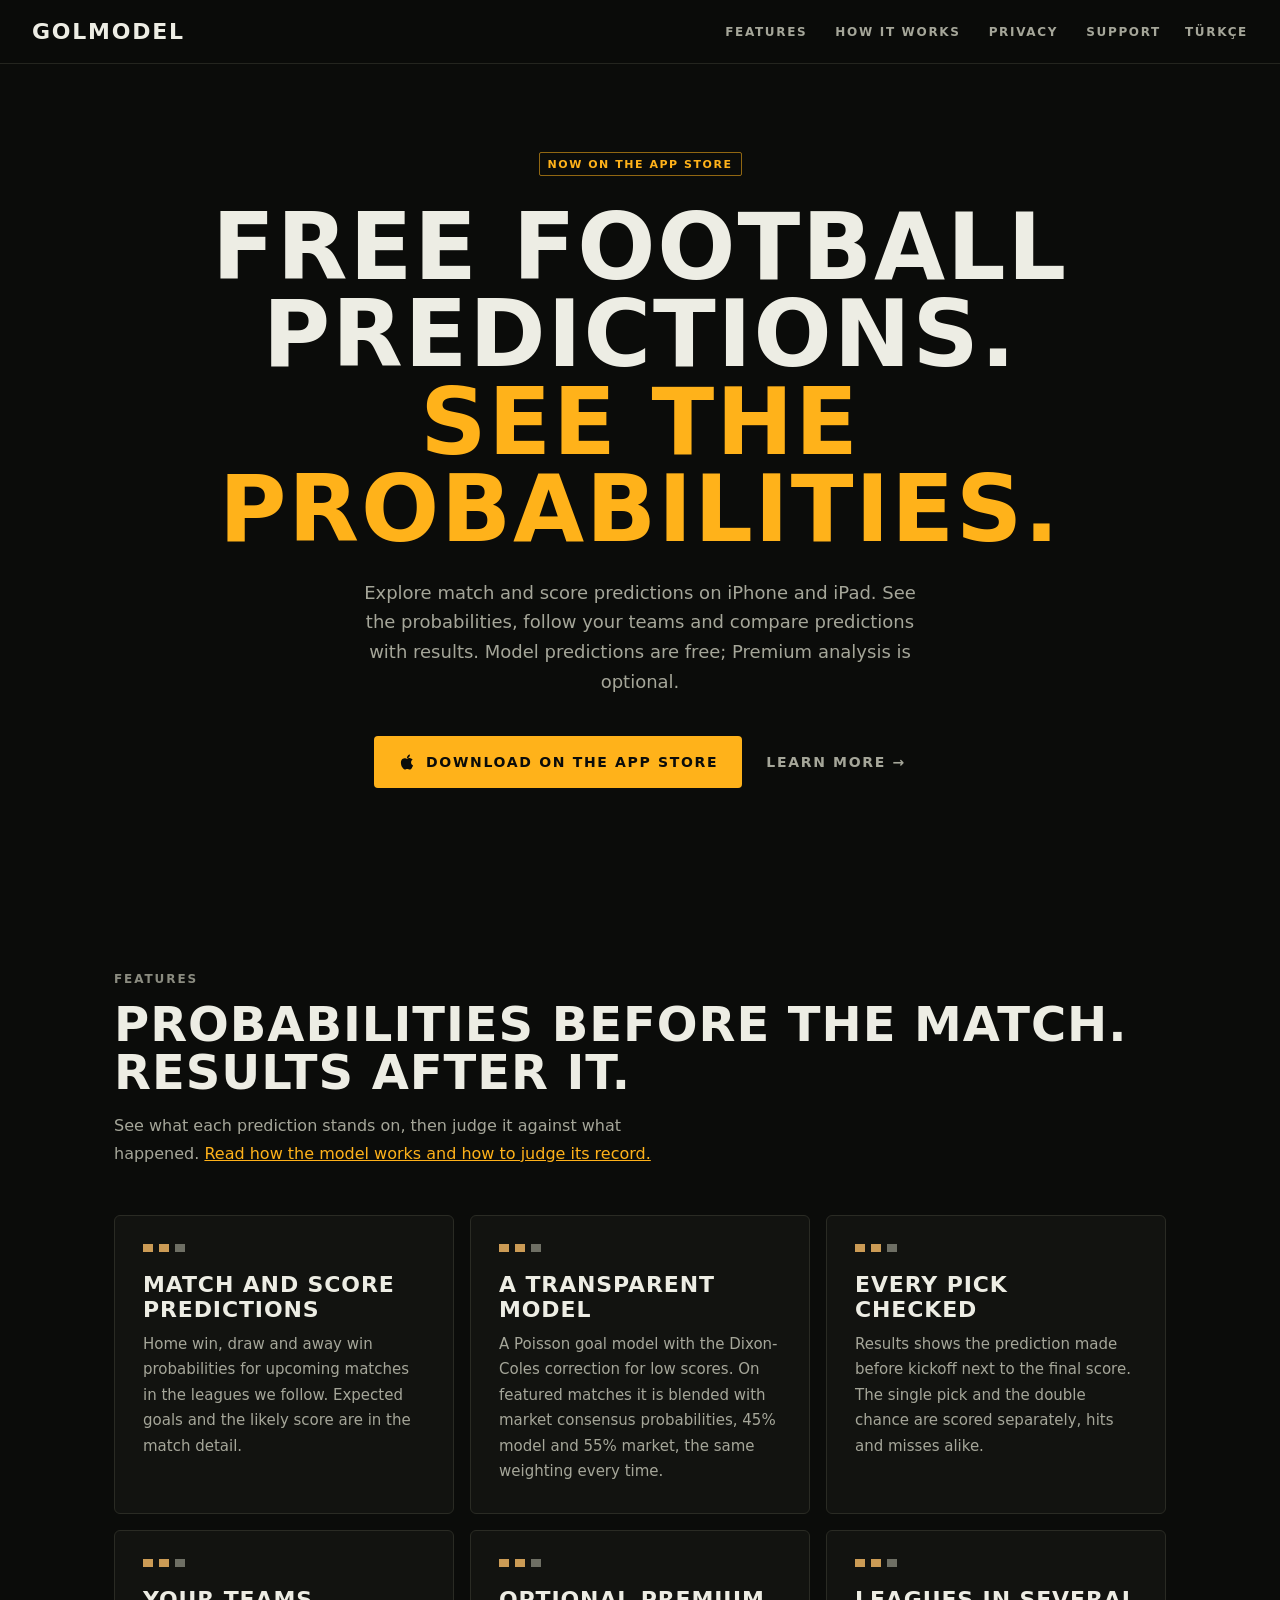
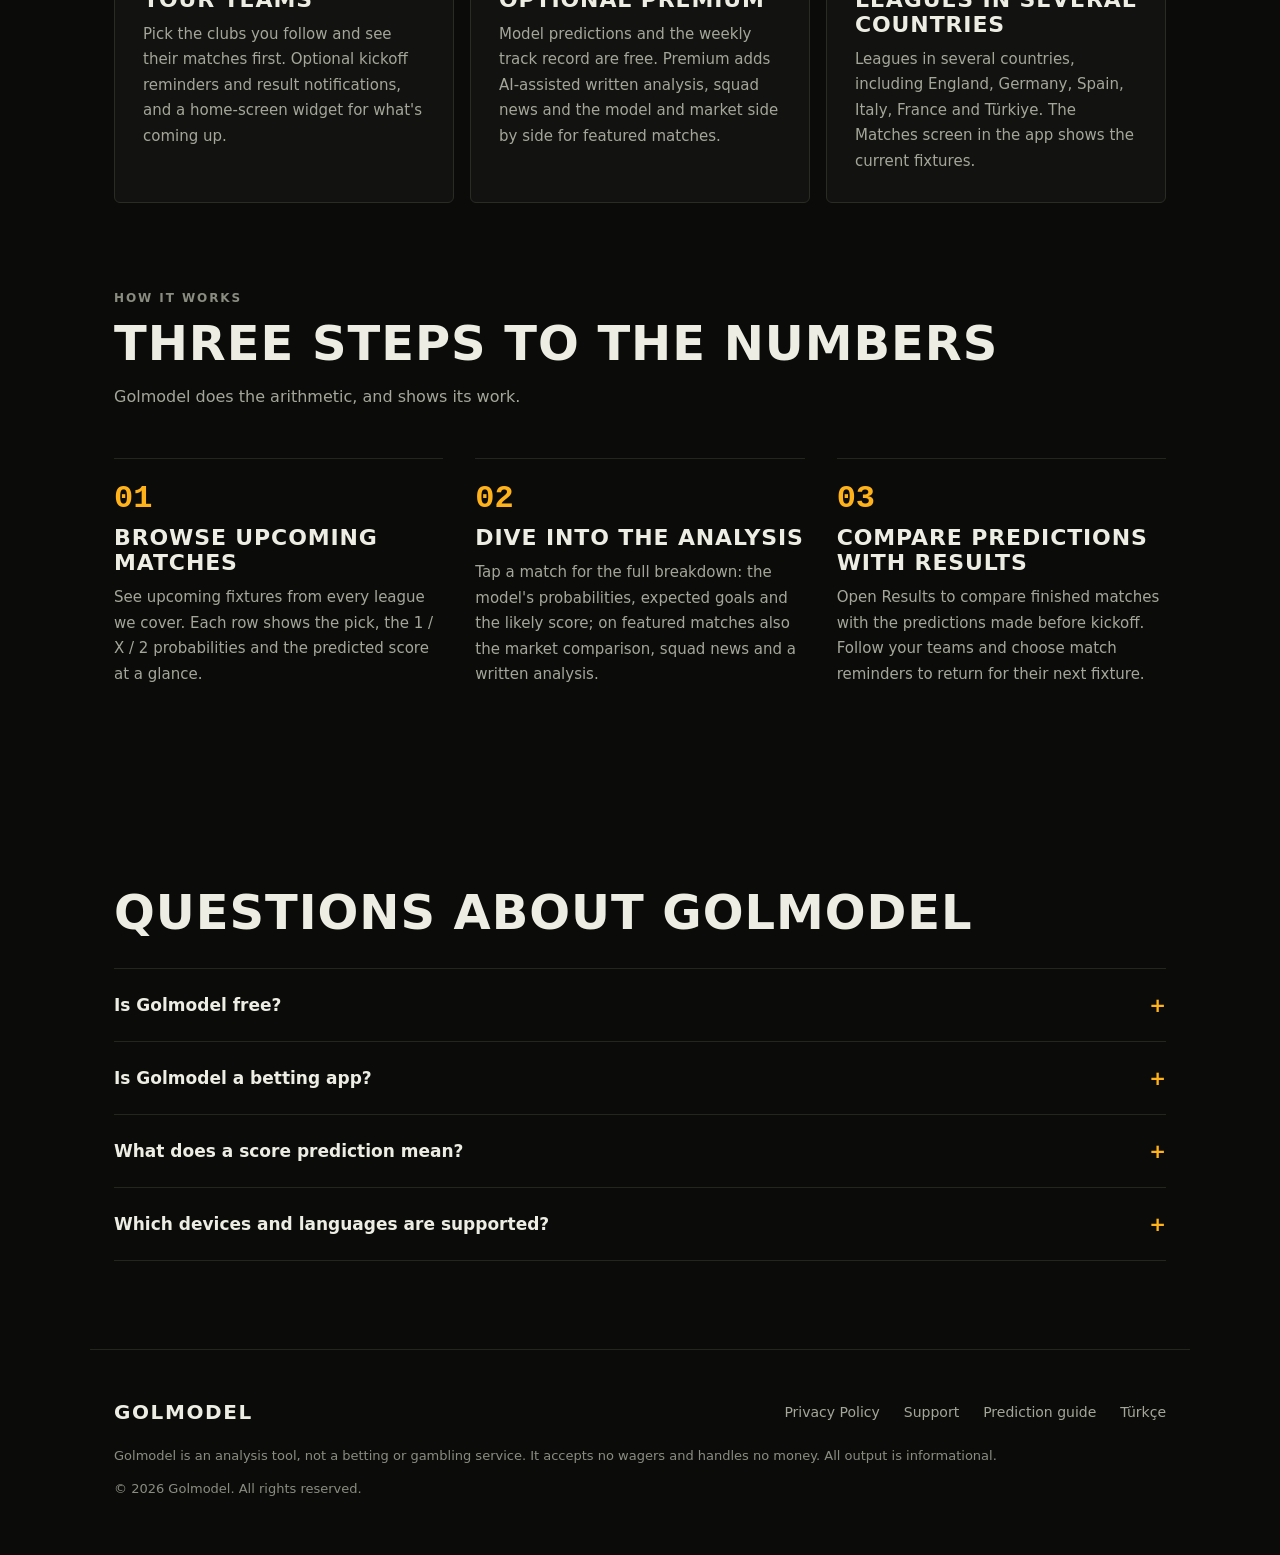
<file: index.html>
<!DOCTYPE html>
<html lang="en">
<head>
  <meta charset="UTF-8">
  <meta name="viewport" content="width=device-width, initial-scale=1.0">
  <title>Golmodel: Free Football Predictions for iPhone &amp; iPad</title>
  <meta name="description" content="Explore free football match predictions, score probabilities and past results. Follow your teams with Golmodel for iPhone and iPad. Optional Premium analysis.">
  <link rel="canonical" href="https://golmodel.app/">
  <meta name="robots" content="index,follow,max-image-preview:large">
  <meta name="apple-itunes-app" content="app-id=6762003027, affiliate-data=pt=119049197&amp;ct=website">
  <meta property="og:type" content="website">
  <meta property="og:site_name" content="Golmodel">
  <meta property="og:title" content="Golmodel: Free Football Predictions for iPhone &amp; iPad">
  <meta property="og:description" content="Explore free football match predictions, score probabilities and past results. Follow your teams with Golmodel for iPhone and iPad. Optional Premium analysis.">
  <meta property="og:url" content="https://golmodel.app/">
  <meta property="og:locale" content="en_US">
  <meta name="twitter:card" content="summary">
  <meta name="twitter:title" content="Golmodel: Free Football Predictions for iPhone &amp; iPad">
  <meta name="twitter:description" content="Explore free football match predictions, score probabilities and past results. Follow your teams with Golmodel for iPhone and iPad. Optional Premium analysis.">
  <link rel="alternate" hreflang="en" href="https://golmodel.app/">
  <link rel="alternate" hreflang="tr" href="https://golmodel.app/tr/">
  <link rel="alternate" hreflang="x-default" href="https://golmodel.app/">
  <script type="application/ld+json">{"@context": "https://schema.org", "@type": "WebPage", "@id": "https://golmodel.app/#page", "url": "https://golmodel.app/", "name": "Golmodel: Free Football Predictions for iPhone & iPad", "description": "Explore free football match predictions, score probabilities and past results. Follow your teams with Golmodel for iPhone and iPad. Optional Premium analysis.", "inLanguage": "en", "mainEntity": {"@type": "SoftwareApplication", "@id": "https://golmodel.app/#app", "name": "Golmodel", "url": "https://golmodel.app/", "applicationCategory": "SportsApplication", "operatingSystem": "iOS 17.0 or later; iPadOS 17.0 or later", "inLanguage": ["en", "tr"], "downloadUrl": "https://apps.apple.com/app/id6762003027", "sameAs": ["https://apps.apple.com/app/id6762003027"], "offers": {"@type": "Offer", "price": "0", "priceCurrency": "USD", "description": "Free download and model predictions; optional in-app purchases."}}}</script>

  <link rel="preconnect" href="https://fonts.googleapis.com">
  <link href="https://fonts.googleapis.com/css2?family=DM+Sans:wght@300;400;500;600;700&family=DM+Mono:wght@400;500&display=swap" rel="stylesheet">
  <link rel="stylesheet" href="assets/site.css">
</head>
<body>

  <nav>
    <a class="nav-logo" href="./">Golmodel</a>
    <ul class="nav-links">
      <li><a href="#features">Features</a></li>
      <li><a href="#how-it-works">How it works</a></li>
      <li><a href="privacy.html">Privacy</a></li>
      <li><a href="support.html">Support</a></li>
    </ul>
    <a class="language-link" href="tr/" lang="tr" hreflang="tr">Türkçe</a>
  </nav>

  <section class="hero">
    <div class="hero-badge">Now on the App Store</div>
    <h1>Free football predictions.<br><span>See the probabilities.</span></h1>
    <p class="hero-sub">Explore match and score predictions on iPhone and iPad. See the probabilities, follow your teams and compare predictions with results. Model predictions are free; Premium analysis is optional.</p>
    <div class="cta-group">
      <a href="https://apps.apple.com/app/id6762003027?pt=119049197&amp;ct=website&amp;mt=8" class="btn-primary" target="_blank" rel="noopener">
        <svg width="18" height="18" viewBox="0 0 24 24" fill="currentColor"><path d="M18.71 19.5c-.83 1.24-1.71 2.45-3.05 2.47-1.34.03-1.77-.79-3.29-.79-1.53 0-2 .77-3.27.82-1.31.05-2.3-1.32-3.14-2.53C4.25 17 2.94 12.45 4.7 9.39c.87-1.52 2.43-2.48 4.12-2.51 1.28-.02 2.5.87 3.29.87.78 0 2.26-1.07 3.8-.91.65.03 2.47.26 3.64 1.98-.09.06-2.17 1.28-2.15 3.81.03 3.02 2.65 4.03 2.68 4.04-.03.07-.42 1.44-1.38 2.83M13 3.5c.73-.83 1.94-1.46 2.94-1.5.13 1.17-.34 2.35-1.04 3.19-.69.85-1.83 1.51-2.95 1.42-.15-1.15.41-2.35 1.05-3.11z"/></svg>
        Download on the App Store
      </a>
      <a href="#features" class="btn-secondary">Learn more →</a>
    </div>
  </section>

  <section class="section" id="features">
    <div class="section-label">Features</div>
    <h2 class="section-title">Probabilities before the match.<br>Results after it.</h2>
    <p class="section-sub">See what each prediction stands on, then judge it against what happened. <a href="how-it-works.html">Read how the model works and how to judge its record.</a></p>
    <div class="features-grid">
      <div class="feature-card">
        <div class="feature-title">Match and score predictions</div>
        <div class="feature-desc">Home win, draw and away win probabilities for upcoming matches in the leagues we follow. Expected goals and the likely score are in the match detail.</div>
      </div>
      <div class="feature-card">
        <div class="feature-title">A transparent model</div>
        <div class="feature-desc">A Poisson goal model with the Dixon-Coles correction for low scores. On featured matches it is blended with market consensus probabilities, 45% model and 55% market, the same weighting every time.</div>
      </div>
      <div class="feature-card">
        <div class="feature-title">Every pick checked</div>
        <div class="feature-desc">Results shows the prediction made before kickoff next to the final score. The single pick and the double chance are scored separately, hits and misses alike.</div>
      </div>
      <div class="feature-card">
        <div class="feature-title">Your teams</div>
        <div class="feature-desc">Pick the clubs you follow and see their matches first. Optional kickoff reminders and result notifications, and a home-screen widget for what's coming up.</div>
      </div>
      <div class="feature-card">
        <div class="feature-title">Optional Premium</div>
        <div class="feature-desc">Model predictions and the weekly track record are free. Premium adds AI-assisted written analysis, squad news and the model and market side by side for featured matches.</div>
      </div>
      <div class="feature-card">
        <div class="feature-title">Leagues in several countries</div>
        <div class="feature-desc">Leagues in several countries, including England, Germany, Spain, Italy, France and Türkiye. The Matches screen in the app shows the current fixtures.</div>
      </div>
    </div>
  </section>

  <section class="section" id="how-it-works" style="padding-top: 0;">
    <div class="section-label">How it works</div>
    <h2 class="section-title">Three steps to the numbers</h2>
    <p class="section-sub">Golmodel does the arithmetic, and shows its work.</p>
    <div class="steps">
      <div class="step">
        <div class="step-num">01</div>
        <div class="step-title">Browse upcoming matches</div>
        <div class="step-desc">See upcoming fixtures from every league we cover. Each row shows the pick, the 1 / X / 2 probabilities and the predicted score at a glance.</div>
      </div>
      <div class="step">
        <div class="step-num">02</div>
        <div class="step-title">Dive into the analysis</div>
        <div class="step-desc">Tap a match for the full breakdown: the model's probabilities, expected goals and the likely score; on featured matches also the market comparison, squad news and a written analysis.</div>
      </div>
      <div class="step">
        <div class="step-num">03</div>
        <div class="step-title">Compare predictions with results</div>
        <div class="step-desc">Open Results to compare finished matches with the predictions made before kickoff. Follow your teams and choose match reminders to return for their next fixture.</div>
      </div>
    </div>
  </section>

<section class="section faq" id="faq"><h2 class="section-title">Questions about Golmodel</h2><details><summary>Is Golmodel free?</summary><p>The statistical model predictions and weekly track record are free. Optional Premium adds AI-assisted analysis and extra context for selected matches.</p></details><details><summary>Is Golmodel a betting app?</summary><p>Golmodel is a football analysis app. It does not accept wagers or offer real-money betting. Predictions are informational and are not guarantees.</p></details><details><summary>What does a score prediction mean?</summary><p>It is one possible scoreline suggested by a probability model. The most likely scoreline can still have a low probability; other scores remain possible.</p></details><details><summary>Which devices and languages are supported?</summary><p>The App Store app supports iPhone and iPad with iOS or iPadOS 17 or later. The app is available in English and Turkish.</p></details></section>
  <footer>
    <div class="footer-logo">Golmodel</div>
    <ul class="footer-links">
      <li><a href="privacy.html">Privacy Policy</a></li>
      <li><a href="support.html">Support</a></li>
      <li><a href="how-it-works.html">Prediction guide</a></li>
      <li><a href="tr/" lang="tr">Türkçe</a></li>
    </ul>
    <div class="footer-copy">Golmodel is an analysis tool, not a betting or gambling service. It accepts no wagers and handles no money. All output is informational.</div>
    <div class="footer-copy">© 2026 Golmodel. All rights reserved.</div>
  </footer>

</body>
</html>
</file>
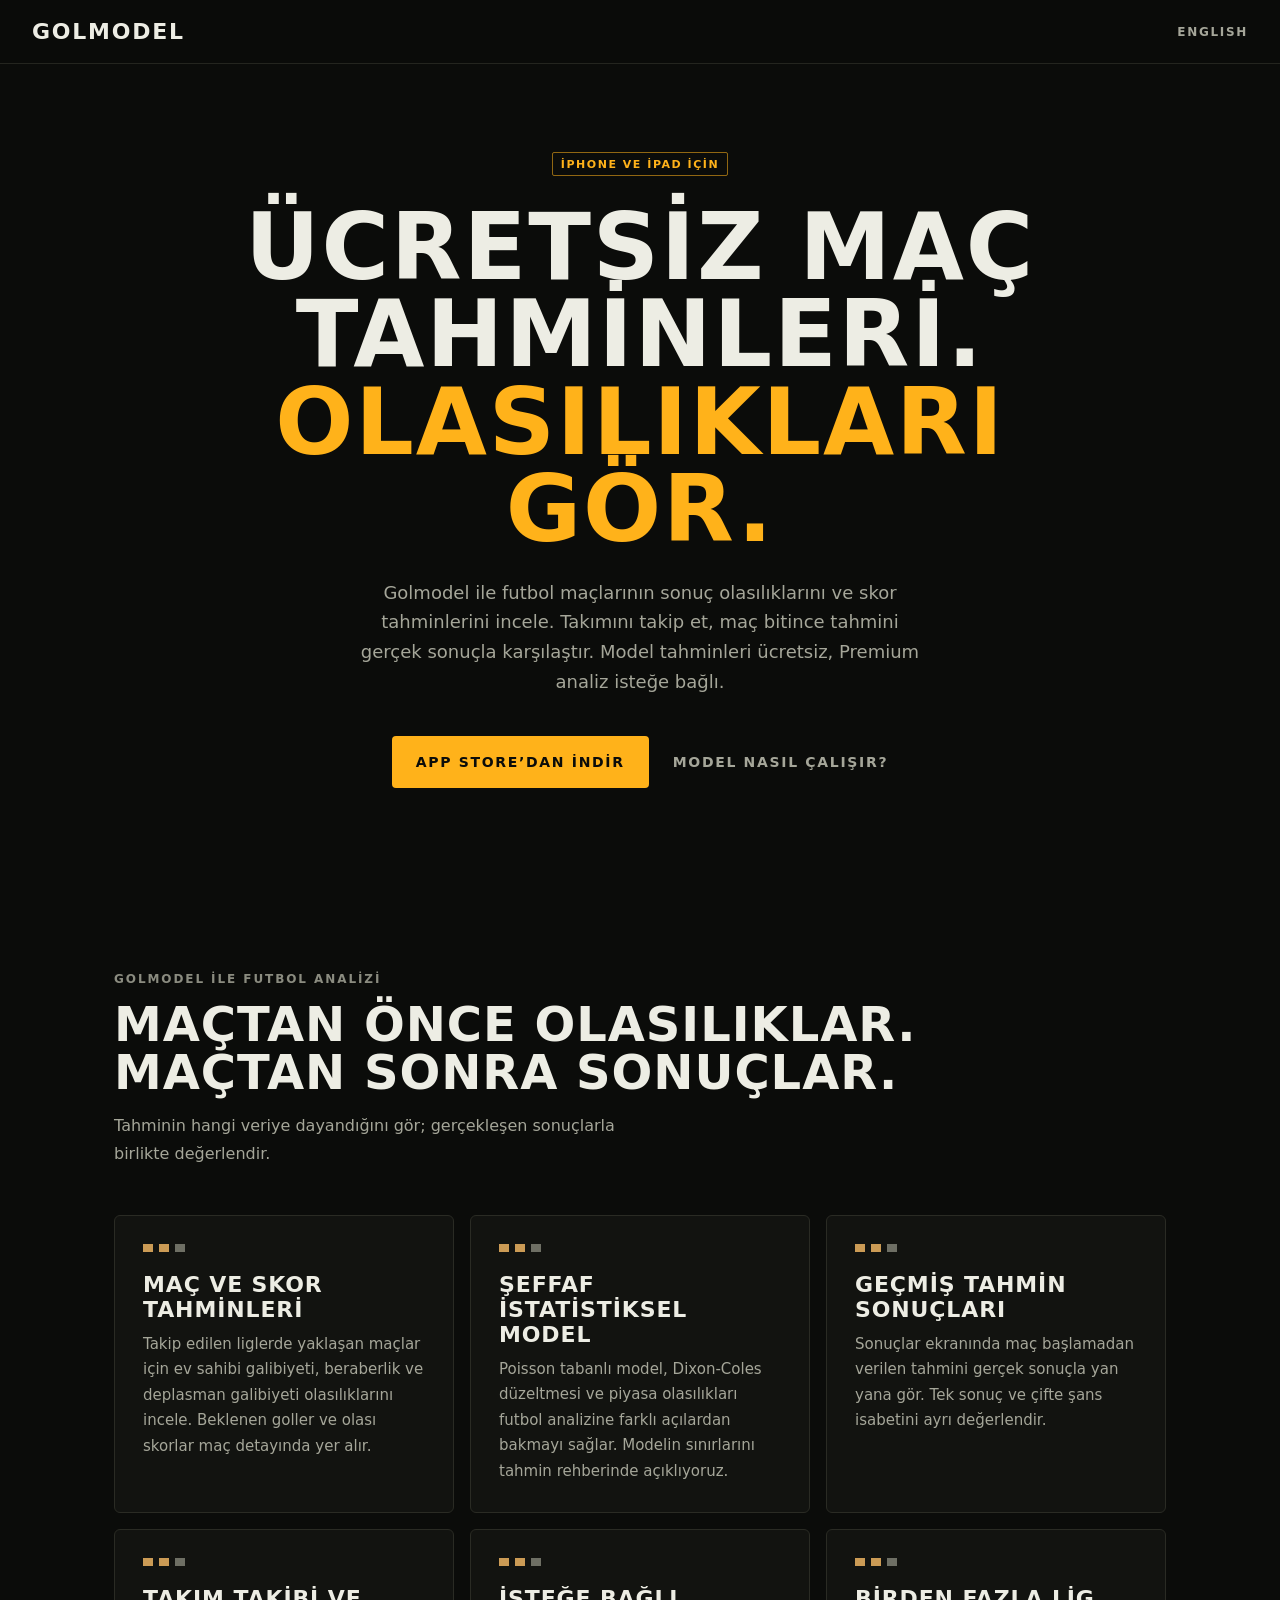
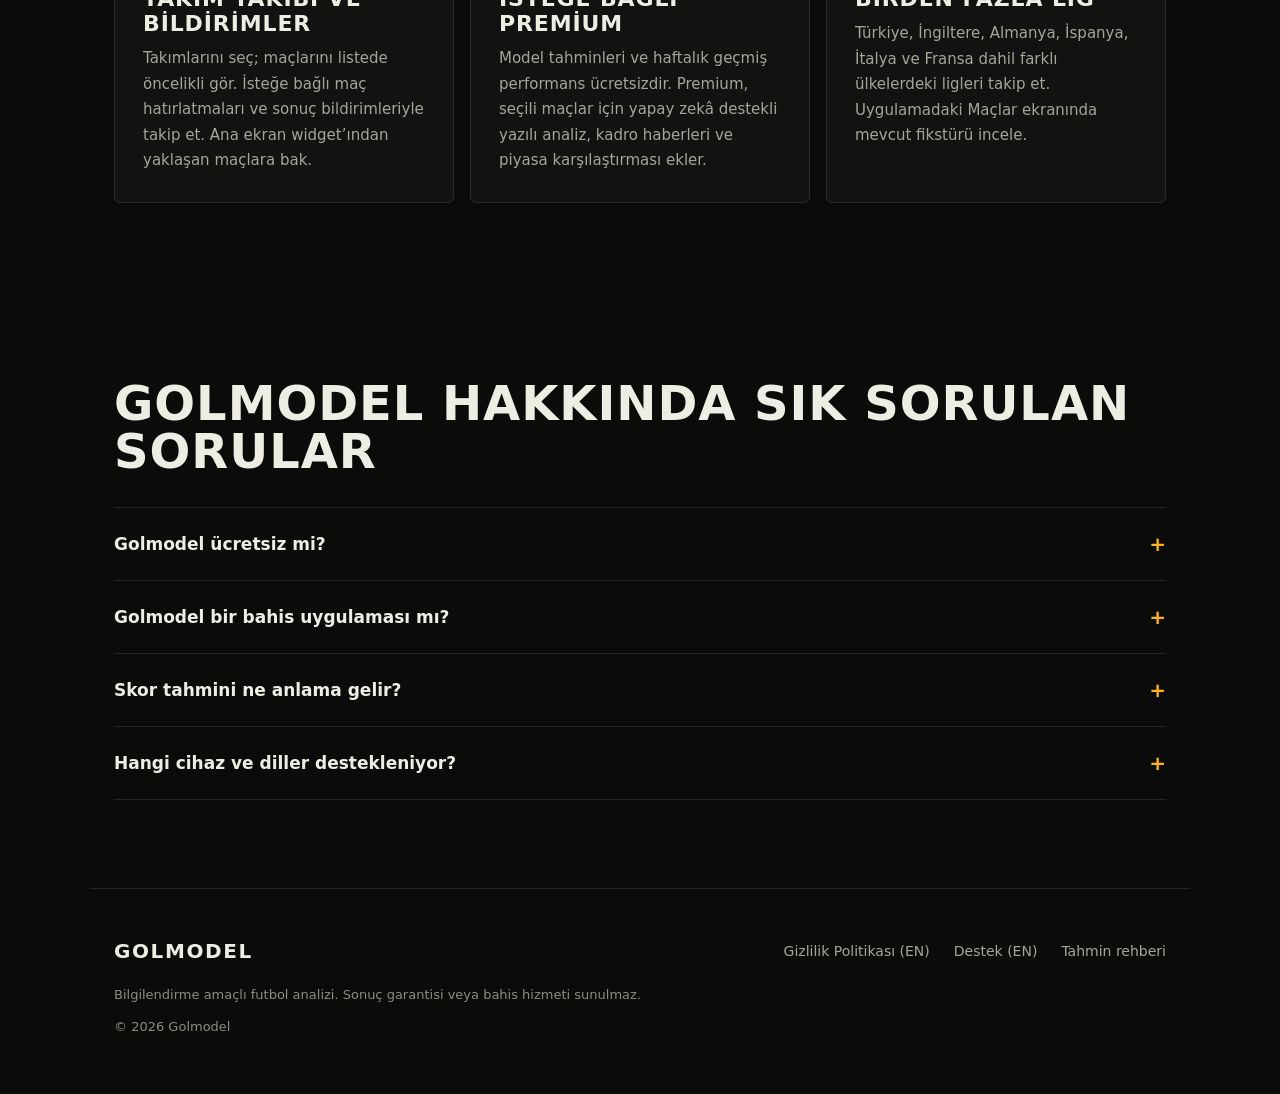
<file: tr/index.html>
<!DOCTYPE html>
<html lang="tr"><head>
  <meta charset="UTF-8"><meta name="viewport" content="width=device-width, initial-scale=1.0">
  <title>Golmodel: iPhone için Ücretsiz Maç ve Skor Tahmini</title>
  <meta name="description" content="Golmodel ile ücretsiz maç ve skor tahminlerini, kazanma olasılıklarını ve geçmiş sonuçları incele. Takımını iPhone ve iPad’de takip et.">
  <link rel="canonical" href="https://golmodel.app/tr/">
  <meta name="robots" content="index,follow,max-image-preview:large">
  <meta name="apple-itunes-app" content="app-id=6762003027, affiliate-data=pt=119049197&amp;ct=website">
  <meta property="og:type" content="website">
  <meta property="og:site_name" content="Golmodel">
  <meta property="og:title" content="Golmodel: iPhone için Ücretsiz Maç ve Skor Tahmini">
  <meta property="og:description" content="Golmodel ile ücretsiz maç ve skor tahminlerini, kazanma olasılıklarını ve geçmiş sonuçları incele. Takımını iPhone ve iPad’de takip et.">
  <meta property="og:url" content="https://golmodel.app/tr/">
  <meta property="og:locale" content="tr_TR">
  <meta name="twitter:card" content="summary">
  <meta name="twitter:title" content="Golmodel: iPhone için Ücretsiz Maç ve Skor Tahmini">
  <meta name="twitter:description" content="Golmodel ile ücretsiz maç ve skor tahminlerini, kazanma olasılıklarını ve geçmiş sonuçları incele. Takımını iPhone ve iPad’de takip et.">
  <link rel="alternate" hreflang="en" href="https://golmodel.app/">
  <link rel="alternate" hreflang="tr" href="https://golmodel.app/tr/">
  <link rel="alternate" hreflang="x-default" href="https://golmodel.app/">
  <script type="application/ld+json">{"@context": "https://schema.org", "@type": "WebPage", "@id": "https://golmodel.app/tr/#page", "url": "https://golmodel.app/tr/", "name": "Golmodel: iPhone için Ücretsiz Maç ve Skor Tahmini", "description": "Golmodel ile ücretsiz maç ve skor tahminlerini, kazanma olasılıklarını ve geçmiş sonuçları incele. Takımını iPhone ve iPad’de takip et.", "inLanguage": "tr", "mainEntity": {"@type": "SoftwareApplication", "@id": "https://golmodel.app/#app", "name": "Golmodel", "url": "https://golmodel.app/", "applicationCategory": "SportsApplication", "operatingSystem": "iOS 17.0 or later; iPadOS 17.0 or later", "inLanguage": ["en", "tr"], "downloadUrl": "https://apps.apple.com/app/id6762003027", "sameAs": ["https://apps.apple.com/app/id6762003027"], "offers": {"@type": "Offer", "price": "0", "priceCurrency": "USD", "description": "Free download and model predictions; optional in-app purchases."}}}</script>

  <link rel="preconnect" href="https://fonts.googleapis.com">
  <link href="https://fonts.googleapis.com/css2?family=DM+Sans:wght@400;500;600;700&amp;family=DM+Mono:wght@400;500&amp;display=swap" rel="stylesheet">
  <link rel="stylesheet" href="../assets/site.css">
</head><body>
<nav><a href="./" class="nav-logo">Golmodel</a><a class="language-link" href="https://golmodel.app/" lang="en">English</a></nav>
<main><section class="hero"><div class="hero-badge">iPhone ve iPad için</div><h1>Ücretsiz maç tahminleri.<br><span>Olasılıkları gör.</span></h1><p class="hero-sub">Golmodel ile futbol maçlarının sonuç olasılıklarını ve skor tahminlerini incele. Takımını takip et, maç bitince tahmini gerçek sonuçla karşılaştır. Model tahminleri ücretsiz, Premium analiz isteğe bağlı.</p><div class="cta-group"><a class="btn-primary" href="https://apps.apple.com/tr/app/id6762003027?l=tr&amp;pt=119049197&amp;ct=website&amp;mt=8">App Store’dan indir</a><a class="btn-secondary" href="model-nasil-calisir.html">Model nasıl çalışır?</a></div></section>
<section class="section" id="features"><div class="section-label">Golmodel ile futbol analizi</div><h2 class="section-title">Maçtan önce olasılıklar.<br>Maçtan sonra sonuçlar.</h2><p class="section-sub">Tahminin hangi veriye dayandığını gör; gerçekleşen sonuçlarla birlikte değerlendir.</p><div class="features-grid"><article class="feature-card"><h3 class="feature-title">Maç ve skor tahminleri</h3><p class="feature-desc">Takip edilen liglerde yaklaşan maçlar için ev sahibi galibiyeti, beraberlik ve deplasman galibiyeti olasılıklarını incele. Beklenen goller ve olası skorlar maç detayında yer alır.</p></article><article class="feature-card"><h3 class="feature-title">Şeffaf istatistiksel model</h3><p class="feature-desc">Poisson tabanlı model, Dixon-Coles düzeltmesi ve piyasa olasılıkları futbol analizine farklı açılardan bakmayı sağlar. Modelin sınırlarını tahmin rehberinde açıklıyoruz.</p></article><article class="feature-card"><h3 class="feature-title">Geçmiş tahmin sonuçları</h3><p class="feature-desc">Sonuçlar ekranında maç başlamadan verilen tahmini gerçek sonuçla yan yana gör. Tek sonuç ve çifte şans isabetini ayrı değerlendir.</p></article><article class="feature-card"><h3 class="feature-title">Takım takibi ve bildirimler</h3><p class="feature-desc">Takımlarını seç; maçlarını listede öncelikli gör. İsteğe bağlı maç hatırlatmaları ve sonuç bildirimleriyle takip et. Ana ekran widget’ından yaklaşan maçlara bak.</p></article><article class="feature-card"><h3 class="feature-title">İsteğe bağlı Premium</h3><p class="feature-desc">Model tahminleri ve haftalık geçmiş performans ücretsizdir. Premium, seçili maçlar için yapay zekâ destekli yazılı analiz, kadro haberleri ve piyasa karşılaştırması ekler.</p></article><article class="feature-card"><h3 class="feature-title">Birden fazla lig</h3><p class="feature-desc">Türkiye, İngiltere, Almanya, İspanya, İtalya ve Fransa dahil farklı ülkelerdeki ligleri takip et. Uygulamadaki Maçlar ekranında mevcut fikstürü incele.</p></article></div></section><section class="section faq" id="faq"><h2 class="section-title">Golmodel hakkında sık sorulan sorular</h2><details><summary>Golmodel ücretsiz mi?</summary><p>İstatistiksel model tahminleri ve haftalık geçmiş performans ücretsizdir. İsteğe bağlı Premium, seçili maçlara yapay zekâ destekli analiz ve ek bilgiler sunar.</p></details><details><summary>Golmodel bir bahis uygulaması mı?</summary><p>Golmodel bir futbol analiz uygulamasıdır. Bahis kabul etmez ve gerçek parayla bahis hizmeti sunmaz. Tahminler bilgilendirme amaçlıdır; sonuç garantisi değildir.</p></details><details><summary>Skor tahmini ne anlama gelir?</summary><p>Olasılık modelinin önerdiği mümkün skorlardan biridir. En olası skorun gerçekleşme ihtimali bile düşük olabilir; farklı sonuçlar mümkündür.</p></details><details><summary>Hangi cihaz ve diller destekleniyor?</summary><p>App Store uygulaması iOS veya iPadOS 17 ve üzeri iPhone ve iPad cihazlarını destekler. Uygulama Türkçe ve İngilizce kullanılabilir.</p></details></section></main>
<footer><a href="./" class="footer-logo">Golmodel</a><ul class="footer-links"><li><a href="../privacy.html">Gizlilik Politikası (EN)</a></li><li><a href="../support.html">Destek (EN)</a></li><li><a href="model-nasil-calisir.html">Tahmin rehberi</a></li></ul><p class="footer-copy">Bilgilendirme amaçlı futbol analizi. Sonuç garantisi veya bahis hizmeti sunulmaz.</p><p class="footer-copy">© 2026 Golmodel</p></footer>
</body></html>
</file>
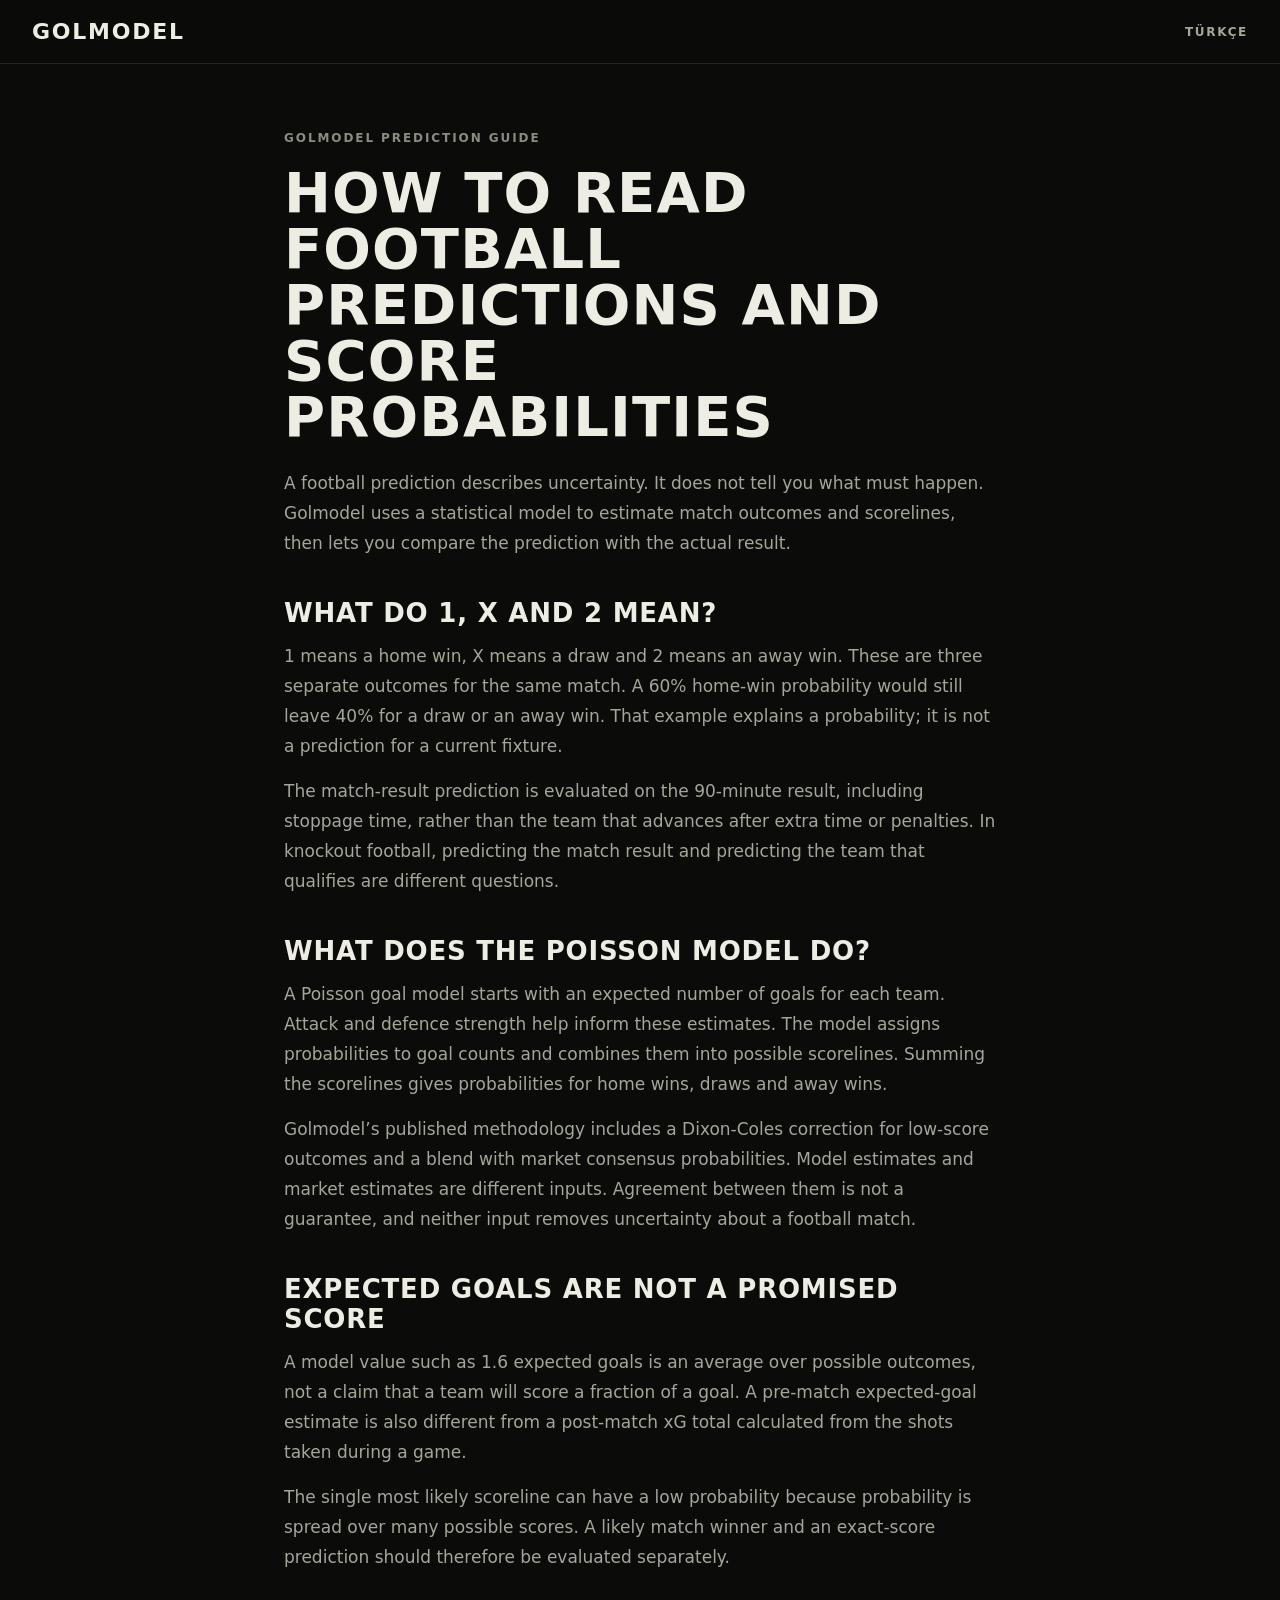
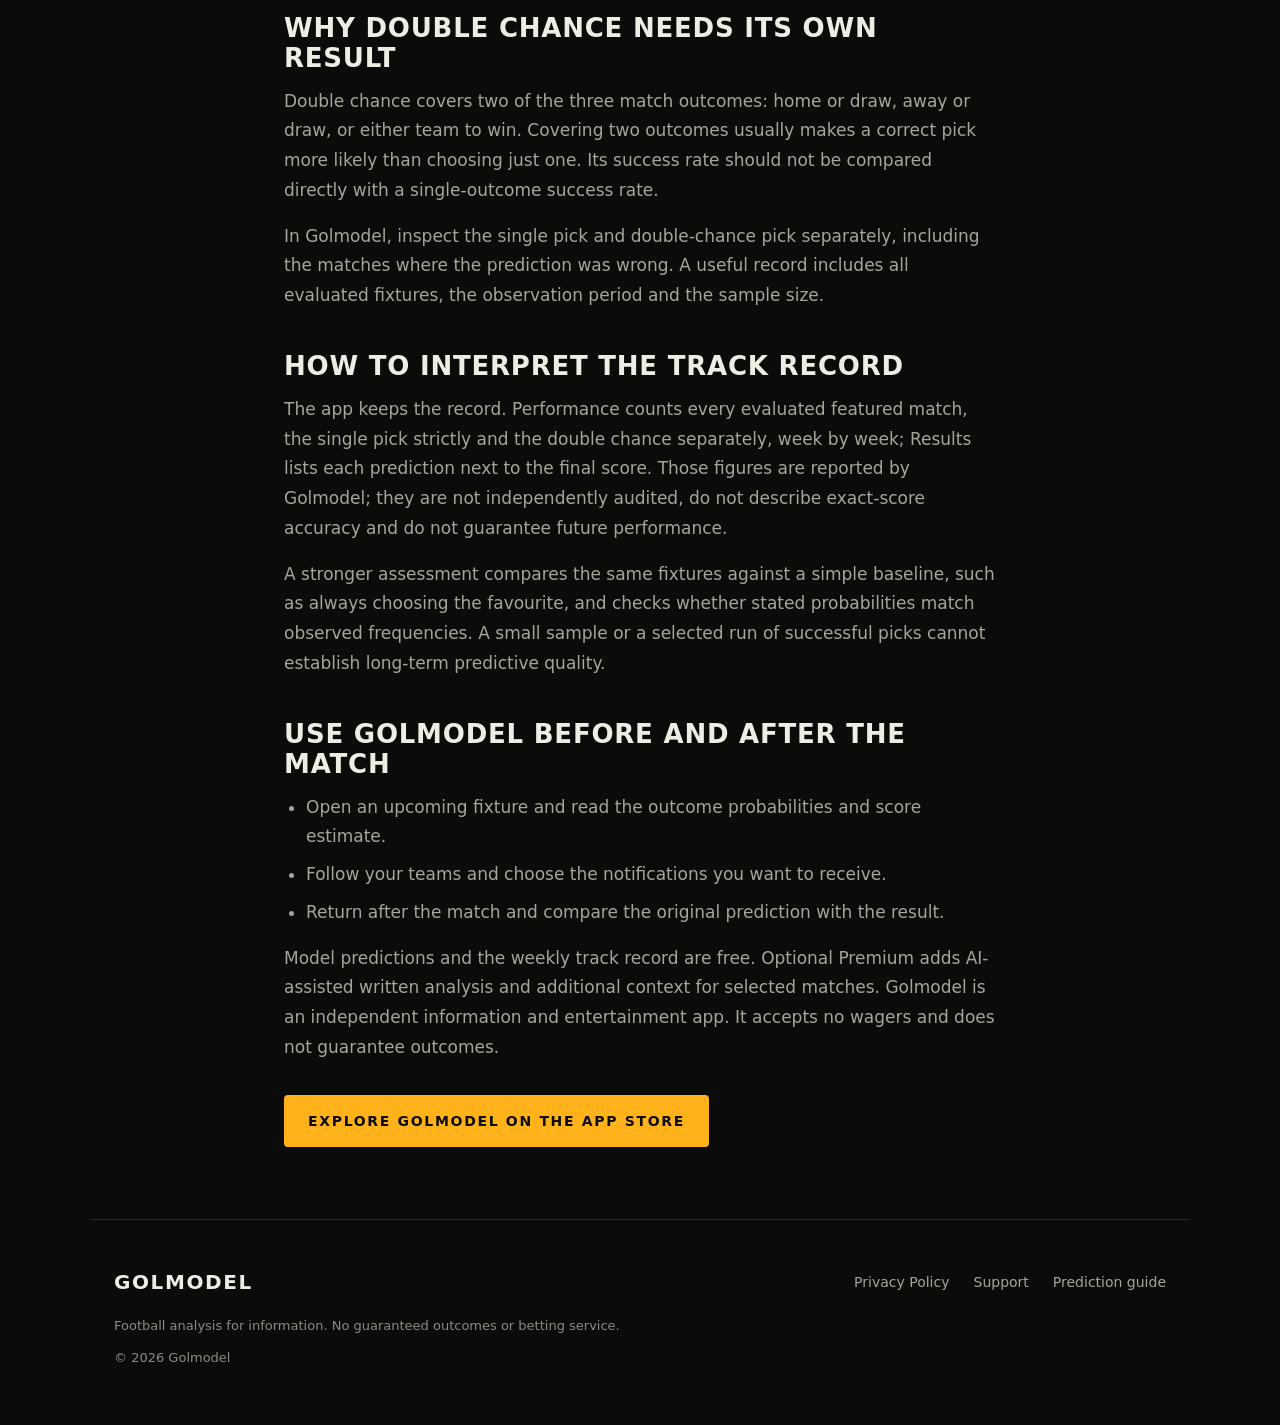
<file: how-it-works.html>
<!DOCTYPE html>
<html lang="en"><head>
  <meta charset="UTF-8"><meta name="viewport" content="width=device-width, initial-scale=1.0">
  <title>Football Prediction Models Explained | Golmodel</title>
  <meta name="description" content="Understand football outcome probabilities, Poisson models, expected goals, double chance and how to evaluate prediction accuracy with Golmodel.">
  <link rel="canonical" href="https://golmodel.app/how-it-works.html">
  <meta name="robots" content="index,follow,max-image-preview:large">
  <meta name="apple-itunes-app" content="app-id=6762003027, affiliate-data=pt=119049197&amp;ct=website">
  <meta property="og:type" content="website">
  <meta property="og:site_name" content="Golmodel">
  <meta property="og:title" content="Football Prediction Models Explained | Golmodel">
  <meta property="og:description" content="Understand football outcome probabilities, Poisson models, expected goals, double chance and how to evaluate prediction accuracy with Golmodel.">
  <meta property="og:url" content="https://golmodel.app/how-it-works.html">
  <meta property="og:locale" content="en_US">
  <meta name="twitter:card" content="summary">
  <meta name="twitter:title" content="Football Prediction Models Explained | Golmodel">
  <meta name="twitter:description" content="Understand football outcome probabilities, Poisson models, expected goals, double chance and how to evaluate prediction accuracy with Golmodel.">
  <link rel="alternate" hreflang="en" href="https://golmodel.app/how-it-works.html">
  <link rel="alternate" hreflang="tr" href="https://golmodel.app/tr/model-nasil-calisir.html">
  <link rel="alternate" hreflang="x-default" href="https://golmodel.app/how-it-works.html">
  <script type="application/ld+json">{"@context": "https://schema.org", "@type": "WebPage", "@id": "https://golmodel.app/how-it-works.html#page", "url": "https://golmodel.app/how-it-works.html", "name": "Football Prediction Models Explained | Golmodel", "description": "Understand football outcome probabilities, Poisson models, expected goals, double chance and how to evaluate prediction accuracy with Golmodel.", "inLanguage": "en"}</script>

  <link rel="preconnect" href="https://fonts.googleapis.com">
  <link href="https://fonts.googleapis.com/css2?family=DM+Sans:wght@400;500;600;700&amp;family=DM+Mono:wght@400;500&amp;display=swap" rel="stylesheet">
  <link rel="stylesheet" href="assets/site.css">
</head><body>
<nav><a href="./" class="nav-logo">Golmodel</a><a class="language-link" href="https://golmodel.app/tr/model-nasil-calisir.html" lang="tr">Türkçe</a></nav>
<main><article class="article"><p>Golmodel prediction guide</p><h1>How to read football predictions and score probabilities</h1><p>A football prediction describes uncertainty. It does not tell you what must happen. Golmodel uses a statistical model to estimate match outcomes and scorelines, then lets you compare the prediction with the actual result.</p>
<h2>What do 1, X and 2 mean?</h2><p>1 means a home win, X means a draw and 2 means an away win. These are three separate outcomes for the same match. A 60% home-win probability would still leave 40% for a draw or an away win. That example explains a probability; it is not a prediction for a current fixture.</p><p>The match-result prediction is evaluated on the 90-minute result, including stoppage time, rather than the team that advances after extra time or penalties. In knockout football, predicting the match result and predicting the team that qualifies are different questions.</p>
<h2>What does the Poisson model do?</h2><p>A Poisson goal model starts with an expected number of goals for each team. Attack and defence strength help inform these estimates. The model assigns probabilities to goal counts and combines them into possible scorelines. Summing the scorelines gives probabilities for home wins, draws and away wins.</p><p>Golmodel’s published methodology includes a Dixon-Coles correction for low-score outcomes and a blend with market consensus probabilities. Model estimates and market estimates are different inputs. Agreement between them is not a guarantee, and neither input removes uncertainty about a football match.</p>
<h2>Expected goals are not a promised score</h2><p>A model value such as 1.6 expected goals is an average over possible outcomes, not a claim that a team will score a fraction of a goal. A pre-match expected-goal estimate is also different from a post-match xG total calculated from the shots taken during a game.</p><p>The single most likely scoreline can have a low probability because probability is spread over many possible scores. A likely match winner and an exact-score prediction should therefore be evaluated separately.</p>
<h2>Why double chance needs its own result</h2><p>Double chance covers two of the three match outcomes: home or draw, away or draw, or either team to win. Covering two outcomes usually makes a correct pick more likely than choosing just one. Its success rate should not be compared directly with a single-outcome success rate.</p><p>In Golmodel, inspect the single pick and double-chance pick separately, including the matches where the prediction was wrong. A useful record includes all evaluated fixtures, the observation period and the sample size.</p>
<h2>How to interpret the track record</h2><p>The app keeps the record. Performance counts every evaluated featured match, the single pick strictly and the double chance separately, week by week; Results lists each prediction next to the final score. Those figures are reported by Golmodel; they are not independently audited, do not describe exact-score accuracy and do not guarantee future performance.</p><p>A stronger assessment compares the same fixtures against a simple baseline, such as always choosing the favourite, and checks whether stated probabilities match observed frequencies. A small sample or a selected run of successful picks cannot establish long-term predictive quality.</p>
<h2>Use Golmodel before and after the match</h2><ul><li>Open an upcoming fixture and read the outcome probabilities and score estimate.</li><li>Follow your teams and choose the notifications you want to receive.</li><li>Return after the match and compare the original prediction with the result.</li></ul><p>Model predictions and the weekly track record are free. Optional Premium adds AI-assisted written analysis and additional context for selected matches. Golmodel is an independent information and entertainment app. It accepts no wagers and does not guarantee outcomes.</p><a class="btn-primary" href="https://apps.apple.com/app/id6762003027?pt=119049197&amp;ct=website&amp;mt=8">Explore Golmodel on the App Store</a></article></main>
<footer><a href="./" class="footer-logo">Golmodel</a><ul class="footer-links"><li><a href="privacy.html">Privacy Policy</a></li><li><a href="support.html">Support</a></li><li><a href="how-it-works.html">Prediction guide</a></li></ul><p class="footer-copy">Football analysis for information. No guaranteed outcomes or betting service.</p><p class="footer-copy">© 2026 Golmodel</p></footer>
</body></html>
</file>
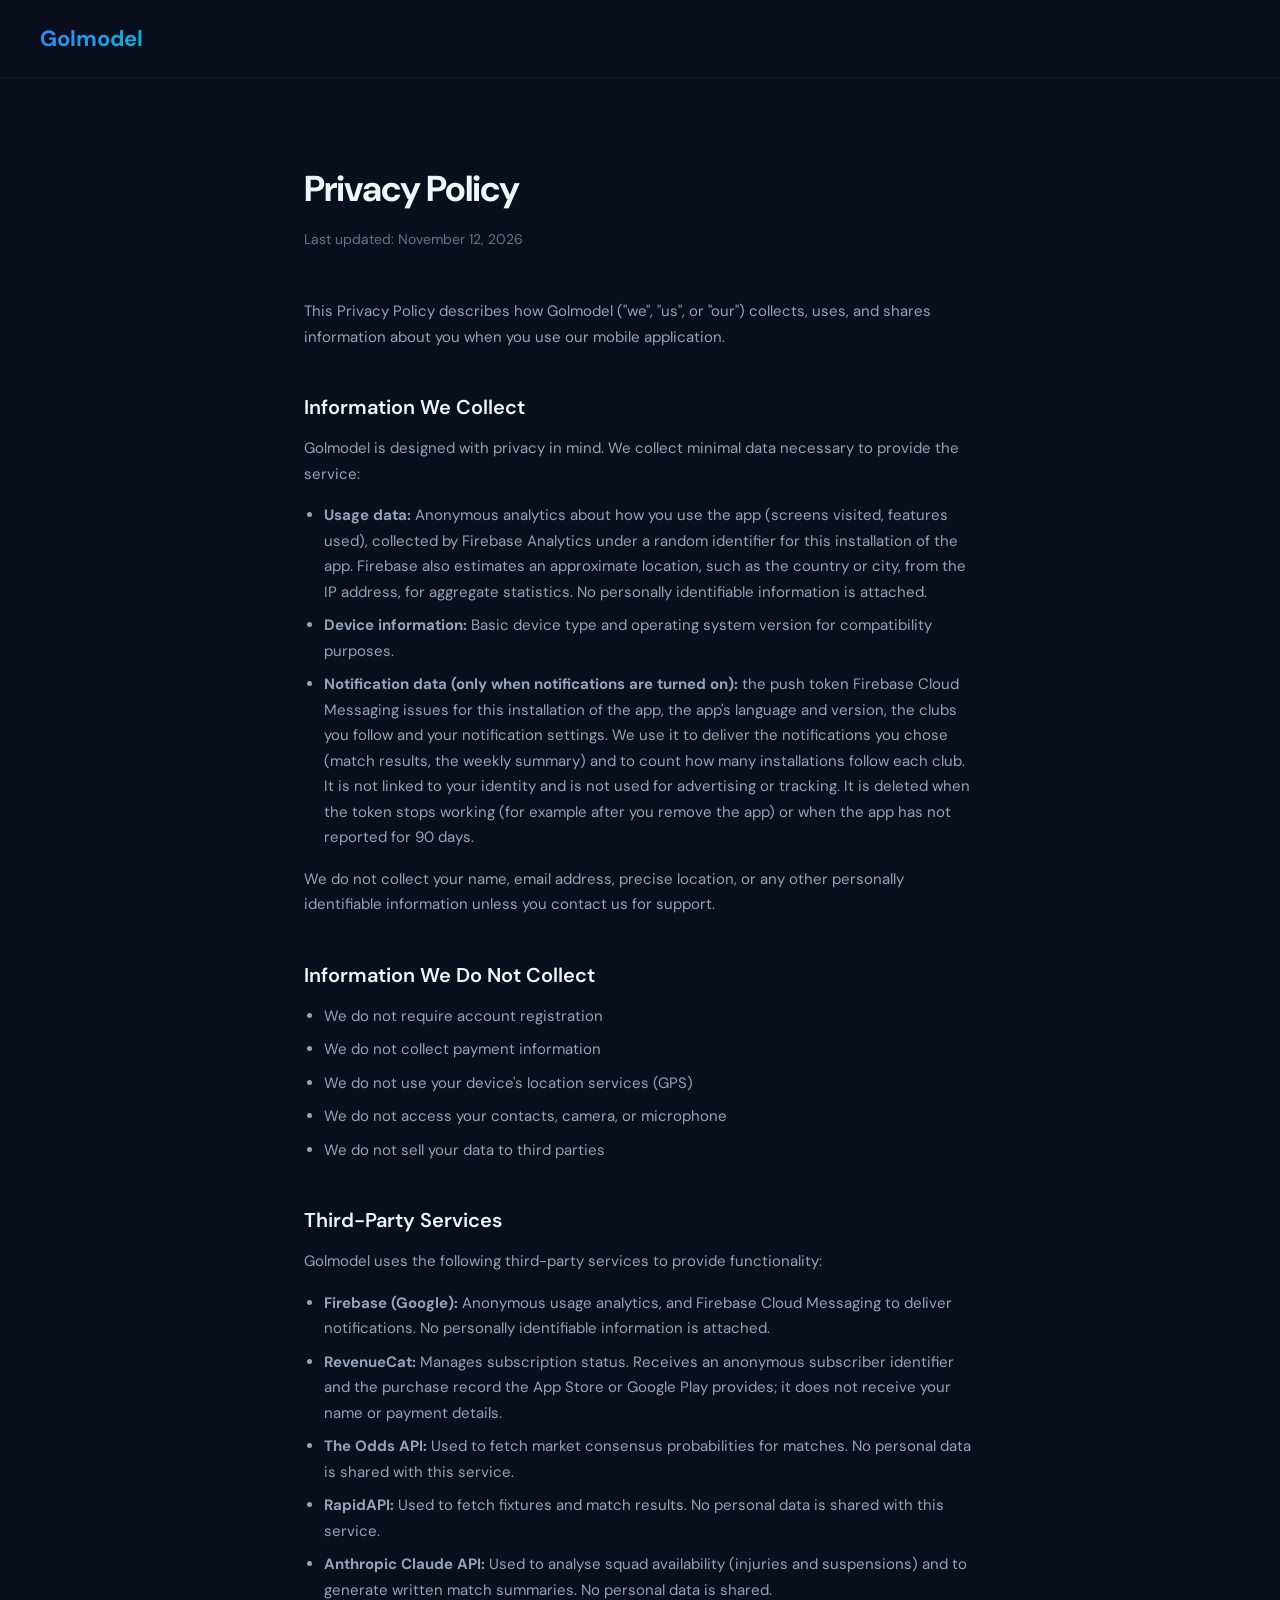
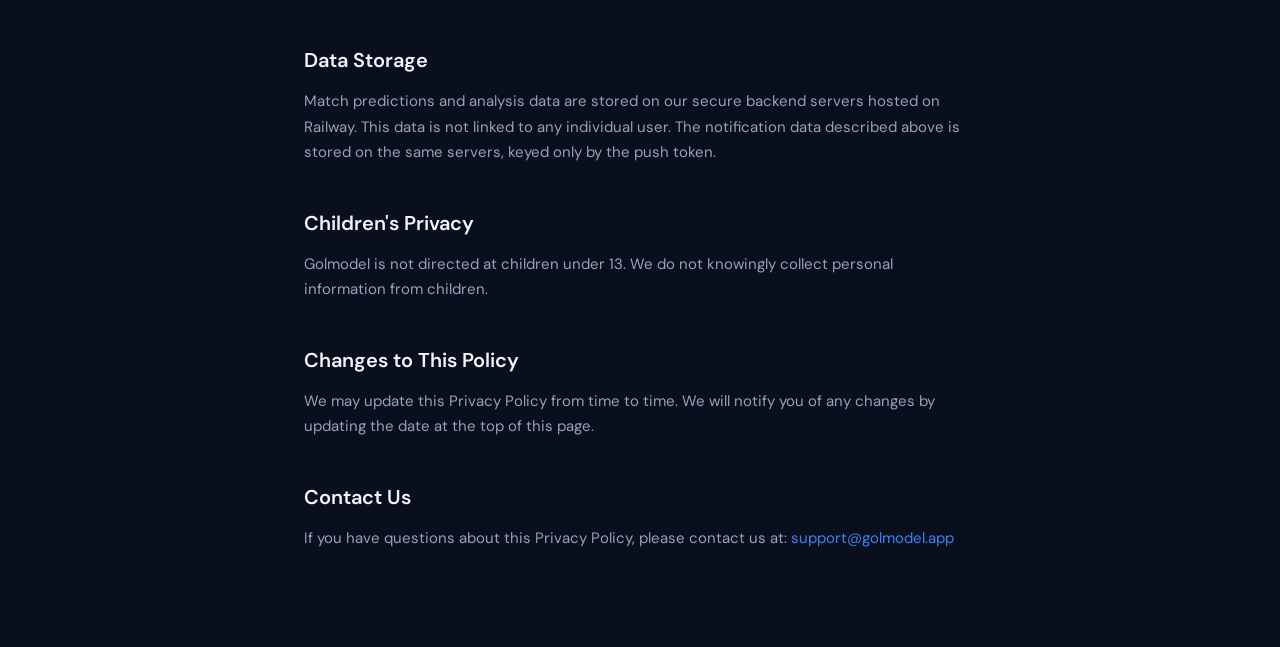
<file: privacy.html>
<!DOCTYPE html>
<html lang="en">
<head>
  <meta charset="UTF-8">
  <meta name="viewport" content="width=device-width, initial-scale=1.0">
    <title>Golmodel Privacy Policy | Analytics and App Data</title>
  <meta name="description" content="Read how Golmodel handles app analytics, notifications, subscriptions and other data. Review the privacy policy and contact details.">
  <link rel="canonical" href="https://golmodel.app/privacy.html">
  <meta name="robots" content="index,follow,max-image-preview:large">
  <meta name="apple-itunes-app" content="app-id=6762003027, affiliate-data=pt=119049197&amp;ct=website">
  <meta property="og:type" content="website">
  <meta property="og:site_name" content="Golmodel">
  <meta property="og:title" content="Golmodel Privacy Policy | Analytics and App Data">
  <meta property="og:description" content="Read how Golmodel handles app analytics, notifications, subscriptions and other data. Review the privacy policy and contact details.">
  <meta property="og:url" content="https://golmodel.app/privacy.html">
  <meta property="og:locale" content="en_US">
  <meta name="twitter:card" content="summary">
  <meta name="twitter:title" content="Golmodel Privacy Policy | Analytics and App Data">
  <meta name="twitter:description" content="Read how Golmodel handles app analytics, notifications, subscriptions and other data. Review the privacy policy and contact details.">
  <script type="application/ld+json">{"@context": "https://schema.org", "@type": "WebPage", "@id": "https://golmodel.app/privacy.html#page", "url": "https://golmodel.app/privacy.html", "name": "Golmodel Privacy Policy | Analytics and App Data", "description": "Read how Golmodel handles app analytics, notifications, subscriptions and other data. Review the privacy policy and contact details.", "inLanguage": "en"}</script>

  <link rel="preconnect" href="https://fonts.googleapis.com">
  <link href="https://fonts.googleapis.com/css2?family=DM+Sans:wght@300;400;500;600;700&display=swap" rel="stylesheet">
  <style>
    :root {
      --bg: #0a0f1e;
      --card: #111827;
      --accent: #3b82f6;
      --cyan: #06b6d4;
      --muted: #64748b;
      --text: #f1f5f9;
      --text2: #94a3b8;
    }
    * { margin: 0; padding: 0; box-sizing: border-box; }
    body {
      font-family: 'DM Sans', sans-serif;
      background: var(--bg);
      color: var(--text);
      line-height: 1.7;
    }
    nav {
      display: flex;
      align-items: center;
      justify-content: space-between;
      padding: 20px 40px;
      border-bottom: 1px solid rgba(255,255,255,0.05);
    }
    .nav-logo {
      font-size: 22px;
      font-weight: 700;
      background: linear-gradient(135deg, var(--accent), var(--cyan));
      -webkit-background-clip: text;
      -webkit-text-fill-color: transparent;
      text-decoration: none;
    }
    .content {
      max-width: 720px;
      margin: 0 auto;
      padding: 80px 24px;
    }
    h1 {
      font-size: 36px;
      font-weight: 700;
      letter-spacing: -1px;
      margin-bottom: 8px;
    }
    .date {
      color: var(--muted);
      font-size: 14px;
      margin-bottom: 48px;
    }
    h2 {
      font-size: 20px;
      font-weight: 600;
      margin-top: 40px;
      margin-bottom: 12px;
      color: var(--text);
    }
    p {
      color: var(--text2);
      margin-bottom: 16px;
      font-size: 15px;
    }
    ul {
      color: var(--text2);
      padding-left: 20px;
      margin-bottom: 16px;
      font-size: 15px;
    }
    li { margin-bottom: 8px; }
    a { color: var(--accent); text-decoration: none; }
    a:hover { text-decoration: underline; }
  </style>
</head>
<body>
  <nav>
    <a href="index.html" class="nav-logo">Golmodel</a>
  </nav>
  <div class="content">
    <h1>Privacy Policy</h1>
    <div class="date">Last updated: November 12, 2026</div>

    <p>This Privacy Policy describes how Golmodel ("we", "us", or "our") collects, uses, and shares information about you when you use our mobile application.</p>

    <h2>Information We Collect</h2>
    <p>Golmodel is designed with privacy in mind. We collect minimal data necessary to provide the service:</p>
    <ul>
      <li><strong>Usage data:</strong> Anonymous analytics about how you use the app (screens visited, features used), collected by Firebase Analytics under a random identifier for this installation of the app. Firebase also estimates an approximate location, such as the country or city, from the IP address, for aggregate statistics. No personally identifiable information is attached.</li>
      <li><strong>Device information:</strong> Basic device type and operating system version for compatibility purposes.</li>
      <li><strong>Notification data (only when notifications are turned on):</strong> the push token Firebase Cloud Messaging issues for this installation of the app, the app's language and version, the clubs you follow and your notification settings. We use it to deliver the notifications you chose (match results, the weekly summary) and to count how many installations follow each club. It is not linked to your identity and is not used for advertising or tracking. It is deleted when the token stops working (for example after you remove the app) or when the app has not reported for 90 days.</li>
    </ul>
    <p>We do not collect your name, email address, precise location, or any other personally identifiable information unless you contact us for support.</p>

    <h2>Information We Do Not Collect</h2>
    <ul>
      <li>We do not require account registration</li>
      <li>We do not collect payment information</li>
      <li>We do not use your device's location services (GPS)</li>
      <li>We do not access your contacts, camera, or microphone</li>
      <li>We do not sell your data to third parties</li>
    </ul>

    <h2>Third-Party Services</h2>
    <p>Golmodel uses the following third-party services to provide functionality:</p>
    <ul>
      <li><strong>Firebase (Google):</strong> Anonymous usage analytics, and Firebase Cloud Messaging to deliver notifications. No personally identifiable information is attached.</li>
      <li><strong>RevenueCat:</strong> Manages subscription status. Receives an anonymous subscriber identifier and the purchase record the App Store or Google Play provides; it does not receive your name or payment details.</li>
      <li><strong>The Odds API:</strong> Used to fetch market consensus probabilities for matches. No personal data is shared with this service.</li>
      <li><strong>RapidAPI:</strong> Used to fetch fixtures and match results. No personal data is shared with this service.</li>
      <li><strong>Anthropic Claude API:</strong> Used to analyse squad availability (injuries and suspensions) and to generate written match summaries. No personal data is shared.</li>
    </ul>

    <h2>Data Storage</h2>
    <p>Match predictions and analysis data are stored on our secure backend servers hosted on Railway. This data is not linked to any individual user. The notification data described above is stored on the same servers, keyed only by the push token.</p>

    <h2>Children's Privacy</h2>
    <p>Golmodel is not directed at children under 13. We do not knowingly collect personal information from children.</p>

    <h2>Changes to This Policy</h2>
    <p>We may update this Privacy Policy from time to time. We will notify you of any changes by updating the date at the top of this page.</p>

    <h2>Contact Us</h2>
    <p>If you have questions about this Privacy Policy, please contact us at: <a href="mailto:support@golmodel.app">support@golmodel.app</a></p>
  </div>
</body>
</html>
</file>
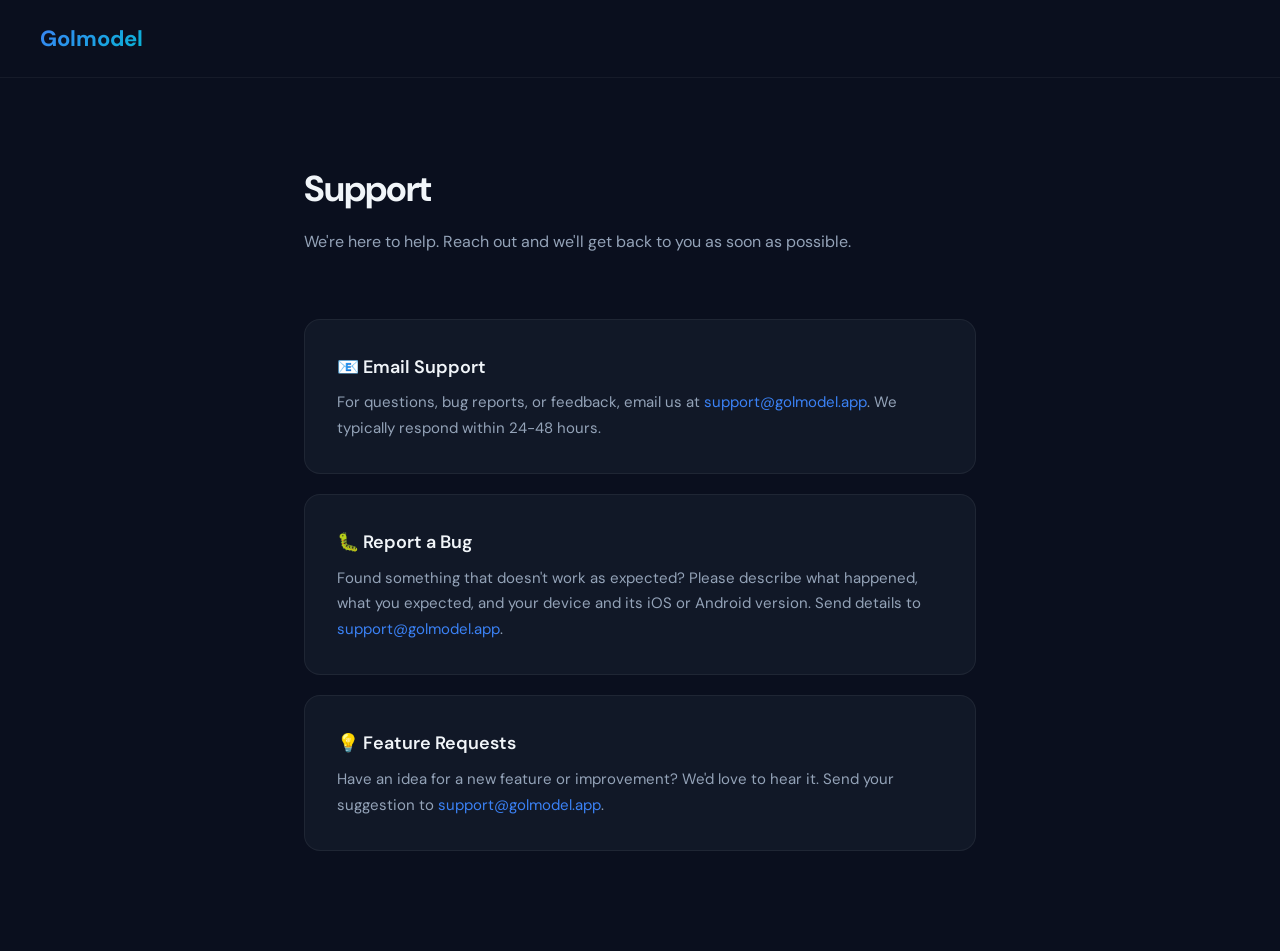
<file: support.html>
<!DOCTYPE html>
<html lang="en">
<head>
  <meta charset="UTF-8">
  <meta name="viewport" content="width=device-width, initial-scale=1.0">
    <title>Golmodel Support | Contact and App Help</title>
  <meta name="description" content="Get help with Golmodel football predictions, report an app issue or share feedback. Contact the Golmodel support team.">
  <link rel="canonical" href="https://golmodel.app/support.html">
  <meta name="robots" content="index,follow,max-image-preview:large">
  <meta name="apple-itunes-app" content="app-id=6762003027, affiliate-data=pt=119049197&amp;ct=website">
  <meta property="og:type" content="website">
  <meta property="og:site_name" content="Golmodel">
  <meta property="og:title" content="Golmodel Support | Contact and App Help">
  <meta property="og:description" content="Get help with Golmodel football predictions, report an app issue or share feedback. Contact the Golmodel support team.">
  <meta property="og:url" content="https://golmodel.app/support.html">
  <meta property="og:locale" content="en_US">
  <meta name="twitter:card" content="summary">
  <meta name="twitter:title" content="Golmodel Support | Contact and App Help">
  <meta name="twitter:description" content="Get help with Golmodel football predictions, report an app issue or share feedback. Contact the Golmodel support team.">
  <script type="application/ld+json">{"@context": "https://schema.org", "@type": "WebPage", "@id": "https://golmodel.app/support.html#page", "url": "https://golmodel.app/support.html", "name": "Golmodel Support | Contact and App Help", "description": "Get help with Golmodel football predictions, report an app issue or share feedback. Contact the Golmodel support team.", "inLanguage": "en"}</script>

  <link rel="preconnect" href="https://fonts.googleapis.com">
  <link href="https://fonts.googleapis.com/css2?family=DM+Sans:wght@300;400;500;600;700&display=swap" rel="stylesheet">
  <style>
    :root {
      --bg: #0a0f1e;
      --card: #111827;
      --accent: #3b82f6;
      --cyan: #06b6d4;
      --muted: #64748b;
      --text: #f1f5f9;
      --text2: #94a3b8;
    }
    * { margin: 0; padding: 0; box-sizing: border-box; }
    body {
      font-family: 'DM Sans', sans-serif;
      background: var(--bg);
      color: var(--text);
      line-height: 1.7;
    }
    nav {
      display: flex;
      align-items: center;
      justify-content: space-between;
      padding: 20px 40px;
      border-bottom: 1px solid rgba(255,255,255,0.05);
    }
    .nav-logo {
      font-size: 22px;
      font-weight: 700;
      background: linear-gradient(135deg, var(--accent), var(--cyan));
      -webkit-background-clip: text;
      -webkit-text-fill-color: transparent;
      text-decoration: none;
    }
    .content {
      max-width: 720px;
      margin: 0 auto;
      padding: 80px 24px;
    }
    h1 {
      font-size: 36px;
      font-weight: 700;
      letter-spacing: -1px;
      margin-bottom: 8px;
    }
    .subtitle {
      color: var(--text2);
      font-size: 16px;
      margin-bottom: 64px;
    }
    .card {
      background: var(--card);
      border: 1px solid rgba(255,255,255,0.06);
      border-radius: 16px;
      padding: 32px;
      margin-bottom: 20px;
    }
    h2 {
      font-size: 18px;
      font-weight: 600;
      margin-bottom: 8px;
    }
    p {
      color: var(--text2);
      font-size: 15px;
    }
    a { color: var(--accent); text-decoration: none; }
    a:hover { text-decoration: underline; }
  </style>
</head>
<body>
  <nav>
    <a href="index.html" class="nav-logo">Golmodel</a>
  </nav>
  <div class="content">
    <h1>Support</h1>
    <p class="subtitle">We're here to help. Reach out and we'll get back to you as soon as possible.</p>

    <div class="card">
      <h2>📧 Email Support</h2>
      <p>For questions, bug reports, or feedback, email us at <a href="mailto:support@golmodel.app">support@golmodel.app</a>. We typically respond within 24-48 hours.</p>
    </div>

    <div class="card">
      <h2>🐛 Report a Bug</h2>
      <p>Found something that doesn't work as expected? Please describe what happened, what you expected, and your device and its iOS or Android version. Send details to <a href="mailto:support@golmodel.app">support@golmodel.app</a>.</p>
    </div>

    <div class="card">
      <h2>💡 Feature Requests</h2>
      <p>Have an idea for a new feature or improvement? We'd love to hear it. Send your suggestion to <a href="mailto:support@golmodel.app">support@golmodel.app</a>.</p>
    </div>
  </div>
</body>
</html>
</file>
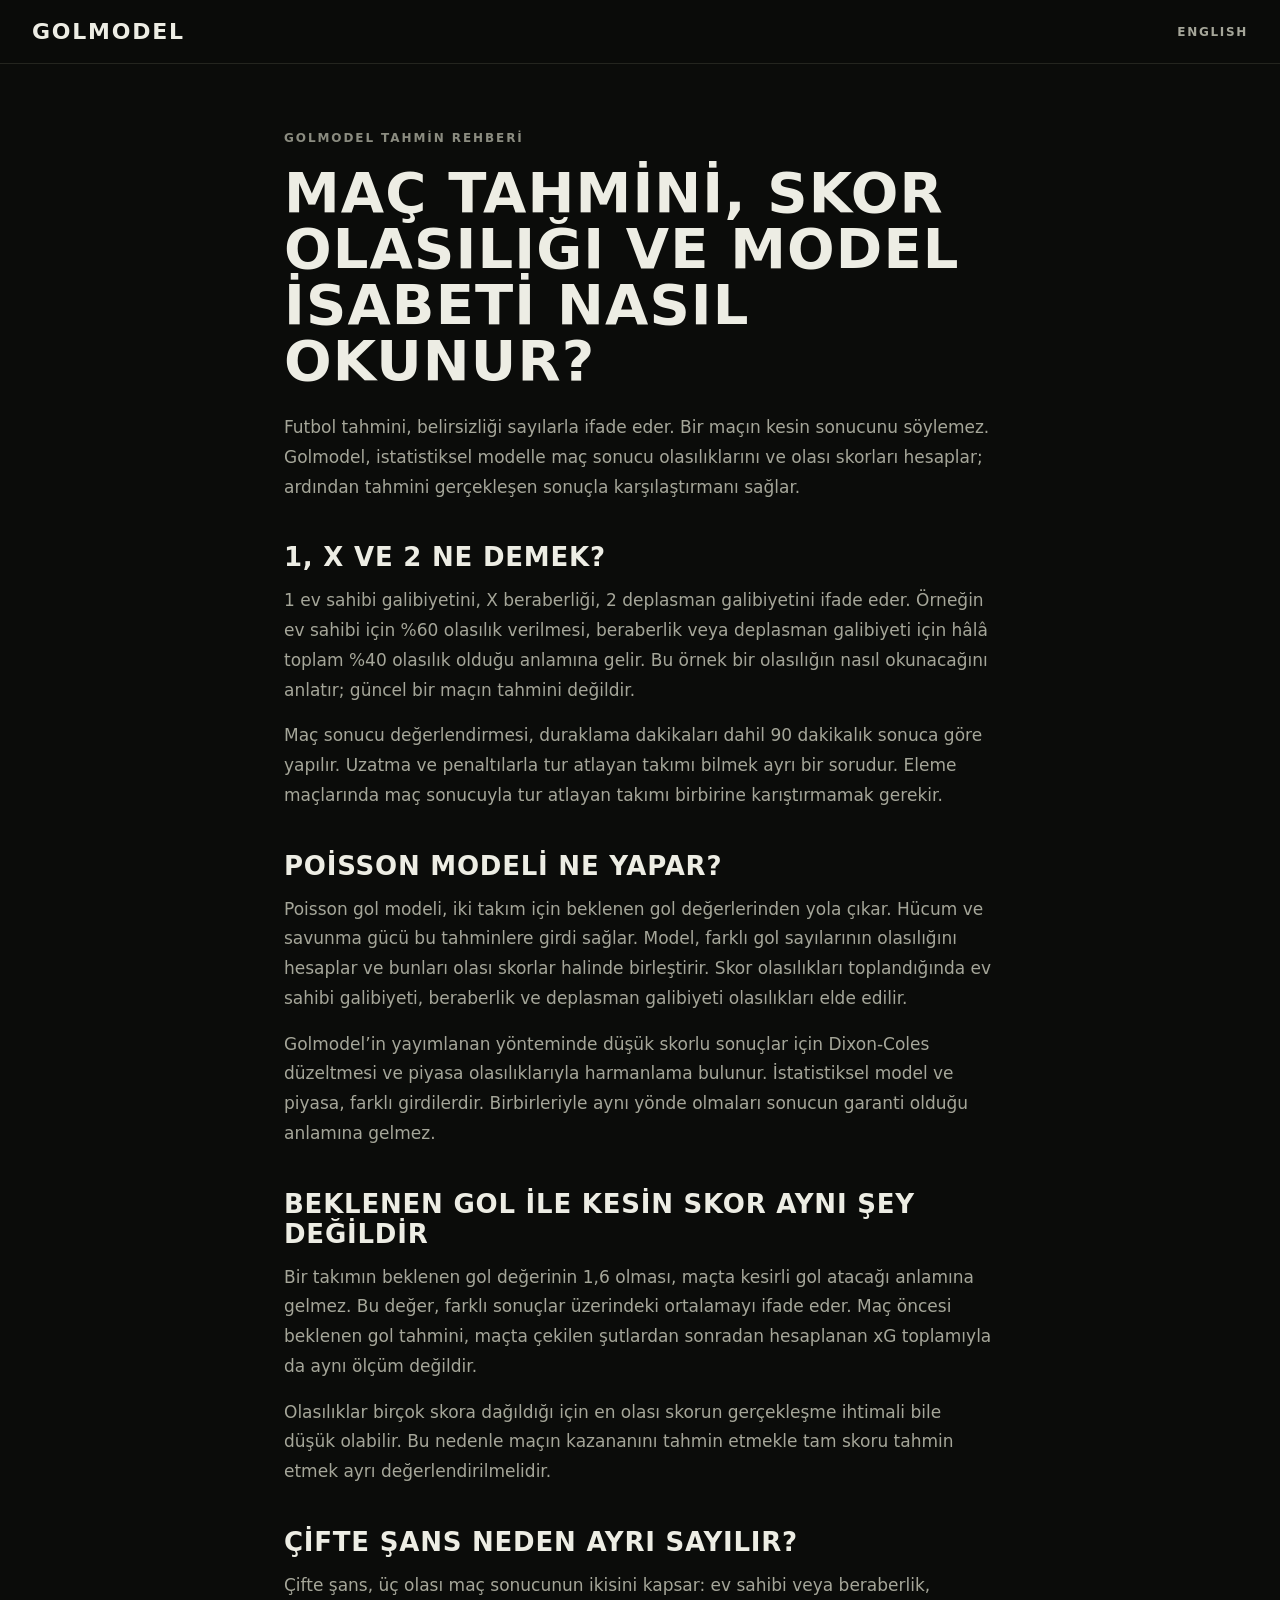
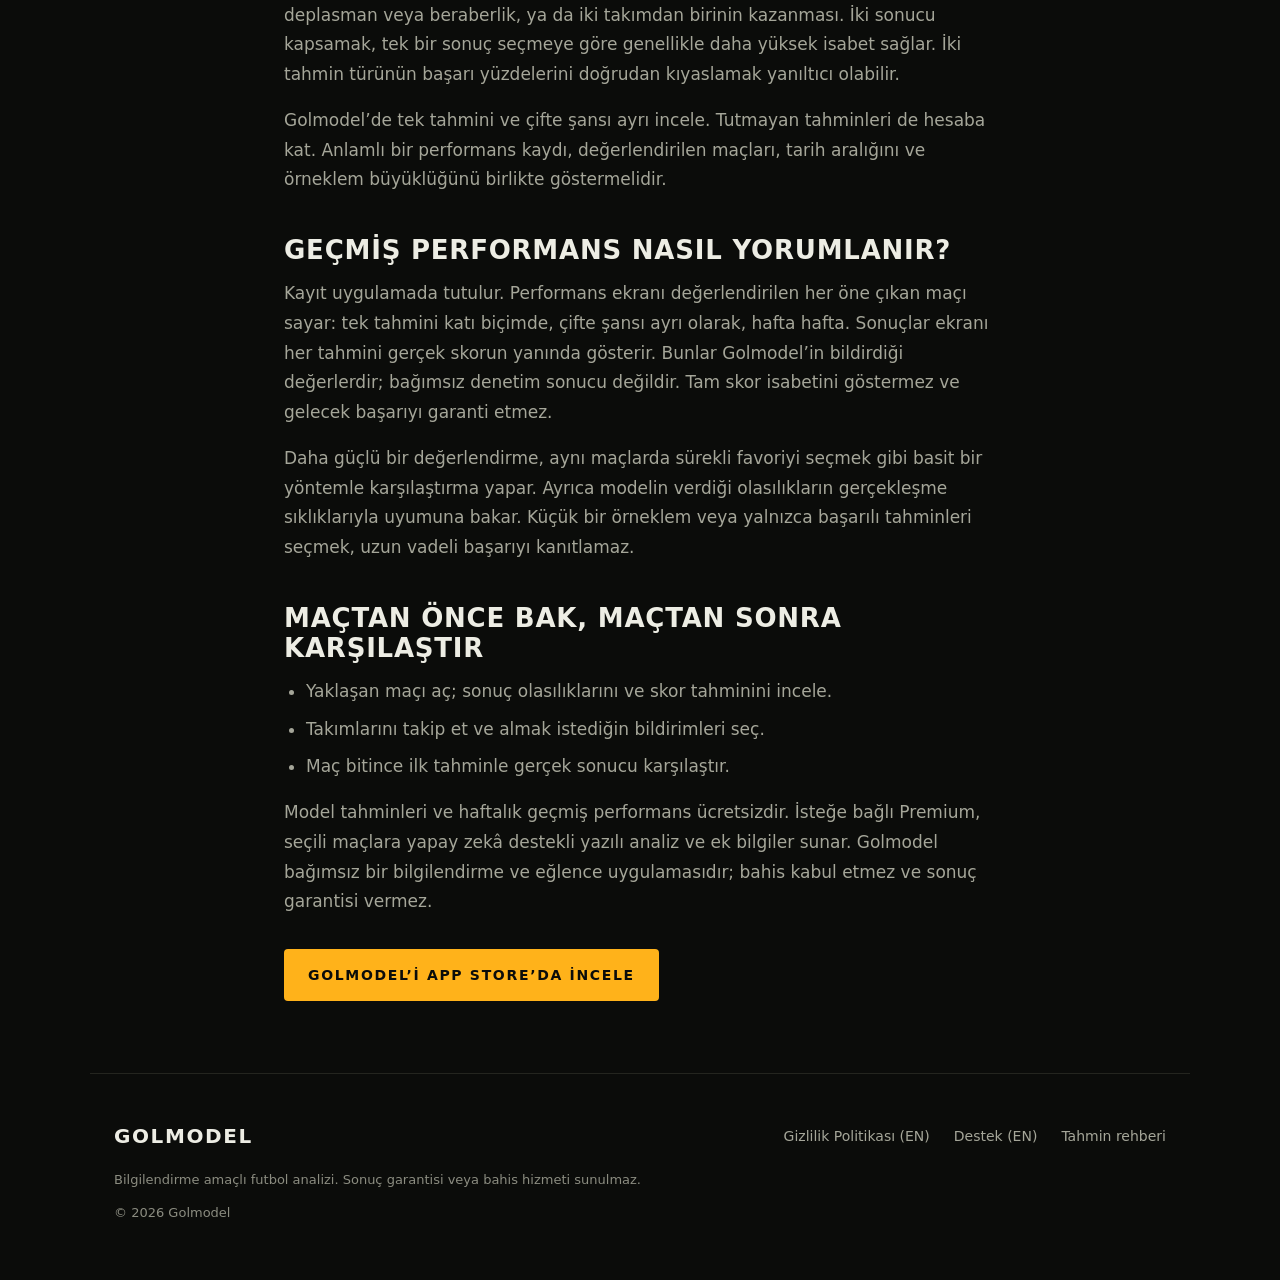
<file: tr/model-nasil-calisir.html>
<!DOCTYPE html>
<html lang="tr"><head>
  <meta charset="UTF-8"><meta name="viewport" content="width=device-width, initial-scale=1.0">
  <title>Maç Tahmin Modeli Nasıl Çalışır? | Golmodel</title>
  <meta name="description" content="Poisson modeli, beklenen gol, skor tahmini ve çifte şans ne demek? Golmodel ile maç olasılıklarını ve geçmiş performansı nasıl okuyacağını öğren.">
  <link rel="canonical" href="https://golmodel.app/tr/model-nasil-calisir.html">
  <meta name="robots" content="index,follow,max-image-preview:large">
  <meta name="apple-itunes-app" content="app-id=6762003027, affiliate-data=pt=119049197&amp;ct=website">
  <meta property="og:type" content="website">
  <meta property="og:site_name" content="Golmodel">
  <meta property="og:title" content="Maç Tahmin Modeli Nasıl Çalışır? | Golmodel">
  <meta property="og:description" content="Poisson modeli, beklenen gol, skor tahmini ve çifte şans ne demek? Golmodel ile maç olasılıklarını ve geçmiş performansı nasıl okuyacağını öğren.">
  <meta property="og:url" content="https://golmodel.app/tr/model-nasil-calisir.html">
  <meta property="og:locale" content="tr_TR">
  <meta name="twitter:card" content="summary">
  <meta name="twitter:title" content="Maç Tahmin Modeli Nasıl Çalışır? | Golmodel">
  <meta name="twitter:description" content="Poisson modeli, beklenen gol, skor tahmini ve çifte şans ne demek? Golmodel ile maç olasılıklarını ve geçmiş performansı nasıl okuyacağını öğren.">
  <link rel="alternate" hreflang="en" href="https://golmodel.app/how-it-works.html">
  <link rel="alternate" hreflang="tr" href="https://golmodel.app/tr/model-nasil-calisir.html">
  <link rel="alternate" hreflang="x-default" href="https://golmodel.app/how-it-works.html">
  <script type="application/ld+json">{"@context": "https://schema.org", "@type": "WebPage", "@id": "https://golmodel.app/tr/model-nasil-calisir.html#page", "url": "https://golmodel.app/tr/model-nasil-calisir.html", "name": "Maç Tahmin Modeli Nasıl Çalışır? | Golmodel", "description": "Poisson modeli, beklenen gol, skor tahmini ve çifte şans ne demek? Golmodel ile maç olasılıklarını ve geçmiş performansı nasıl okuyacağını öğren.", "inLanguage": "tr"}</script>

  <link rel="preconnect" href="https://fonts.googleapis.com">
  <link href="https://fonts.googleapis.com/css2?family=DM+Sans:wght@400;500;600;700&amp;family=DM+Mono:wght@400;500&amp;display=swap" rel="stylesheet">
  <link rel="stylesheet" href="../assets/site.css">
</head><body>
<nav><a href="./" class="nav-logo">Golmodel</a><a class="language-link" href="https://golmodel.app/how-it-works.html" lang="en">English</a></nav>
<main><article class="article"><p>Golmodel tahmin rehberi</p><h1>Maç tahmini, skor olasılığı ve model isabeti nasıl okunur?</h1><p>Futbol tahmini, belirsizliği sayılarla ifade eder. Bir maçın kesin sonucunu söylemez. Golmodel, istatistiksel modelle maç sonucu olasılıklarını ve olası skorları hesaplar; ardından tahmini gerçekleşen sonuçla karşılaştırmanı sağlar.</p>
<h2>1, X ve 2 ne demek?</h2><p>1 ev sahibi galibiyetini, X beraberliği, 2 deplasman galibiyetini ifade eder. Örneğin ev sahibi için %60 olasılık verilmesi, beraberlik veya deplasman galibiyeti için hâlâ toplam %40 olasılık olduğu anlamına gelir. Bu örnek bir olasılığın nasıl okunacağını anlatır; güncel bir maçın tahmini değildir.</p><p>Maç sonucu değerlendirmesi, duraklama dakikaları dahil 90 dakikalık sonuca göre yapılır. Uzatma ve penaltılarla tur atlayan takımı bilmek ayrı bir sorudur. Eleme maçlarında maç sonucuyla tur atlayan takımı birbirine karıştırmamak gerekir.</p>
<h2>Poisson modeli ne yapar?</h2><p>Poisson gol modeli, iki takım için beklenen gol değerlerinden yola çıkar. Hücum ve savunma gücü bu tahminlere girdi sağlar. Model, farklı gol sayılarının olasılığını hesaplar ve bunları olası skorlar halinde birleştirir. Skor olasılıkları toplandığında ev sahibi galibiyeti, beraberlik ve deplasman galibiyeti olasılıkları elde edilir.</p><p>Golmodel’in yayımlanan yönteminde düşük skorlu sonuçlar için Dixon-Coles düzeltmesi ve piyasa olasılıklarıyla harmanlama bulunur. İstatistiksel model ve piyasa, farklı girdilerdir. Birbirleriyle aynı yönde olmaları sonucun garanti olduğu anlamına gelmez.</p>
<h2>Beklenen gol ile kesin skor aynı şey değildir</h2><p>Bir takımın beklenen gol değerinin 1,6 olması, maçta kesirli gol atacağı anlamına gelmez. Bu değer, farklı sonuçlar üzerindeki ortalamayı ifade eder. Maç öncesi beklenen gol tahmini, maçta çekilen şutlardan sonradan hesaplanan xG toplamıyla da aynı ölçüm değildir.</p><p>Olasılıklar birçok skora dağıldığı için en olası skorun gerçekleşme ihtimali bile düşük olabilir. Bu nedenle maçın kazananını tahmin etmekle tam skoru tahmin etmek ayrı değerlendirilmelidir.</p>
<h2>Çifte şans neden ayrı sayılır?</h2><p>Çifte şans, üç olası maç sonucunun ikisini kapsar: ev sahibi veya beraberlik, deplasman veya beraberlik, ya da iki takımdan birinin kazanması. İki sonucu kapsamak, tek bir sonuç seçmeye göre genellikle daha yüksek isabet sağlar. İki tahmin türünün başarı yüzdelerini doğrudan kıyaslamak yanıltıcı olabilir.</p><p>Golmodel’de tek tahmini ve çifte şansı ayrı incele. Tutmayan tahminleri de hesaba kat. Anlamlı bir performans kaydı, değerlendirilen maçları, tarih aralığını ve örneklem büyüklüğünü birlikte göstermelidir.</p>
<h2>Geçmiş performans nasıl yorumlanır?</h2><p>Kayıt uygulamada tutulur. Performans ekranı değerlendirilen her öne çıkan maçı sayar: tek tahmini katı biçimde, çifte şansı ayrı olarak, hafta hafta. Sonuçlar ekranı her tahmini gerçek skorun yanında gösterir. Bunlar Golmodel’in bildirdiği değerlerdir; bağımsız denetim sonucu değildir. Tam skor isabetini göstermez ve gelecek başarıyı garanti etmez.</p><p>Daha güçlü bir değerlendirme, aynı maçlarda sürekli favoriyi seçmek gibi basit bir yöntemle karşılaştırma yapar. Ayrıca modelin verdiği olasılıkların gerçekleşme sıklıklarıyla uyumuna bakar. Küçük bir örneklem veya yalnızca başarılı tahminleri seçmek, uzun vadeli başarıyı kanıtlamaz.</p>
<h2>Maçtan önce bak, maçtan sonra karşılaştır</h2><ul><li>Yaklaşan maçı aç; sonuç olasılıklarını ve skor tahminini incele.</li><li>Takımlarını takip et ve almak istediğin bildirimleri seç.</li><li>Maç bitince ilk tahminle gerçek sonucu karşılaştır.</li></ul><p>Model tahminleri ve haftalık geçmiş performans ücretsizdir. İsteğe bağlı Premium, seçili maçlara yapay zekâ destekli yazılı analiz ve ek bilgiler sunar. Golmodel bağımsız bir bilgilendirme ve eğlence uygulamasıdır; bahis kabul etmez ve sonuç garantisi vermez.</p><a class="btn-primary" href="https://apps.apple.com/tr/app/id6762003027?l=tr&amp;pt=119049197&amp;ct=website&amp;mt=8">Golmodel’i App Store’da incele</a></article></main>
<footer><a href="./" class="footer-logo">Golmodel</a><ul class="footer-links"><li><a href="../privacy.html">Gizlilik Politikası (EN)</a></li><li><a href="../support.html">Destek (EN)</a></li><li><a href="model-nasil-calisir.html">Tahmin rehberi</a></li></ul><p class="footer-copy">Bilgilendirme amaçlı futbol analizi. Sonuç garantisi veya bahis hizmeti sunulmaz.</p><p class="footer-copy">© 2026 Golmodel</p></footer>
</body></html>
</file>
<file: assets/site.css>
/* Golmodel — Skorbord (7 Kasım 2026): the app's board on the web.
   Warm black, amber for the pick, Big Shoulders Display for titles, Archivo
   for text, Doto for LED figures. Dark only, as the app is. The colour names
   are the app's (sportoto-ios, Extensions/Skorbord.swift): change both together. */

:root {
  --bg: #0B0C0A;
  --panel: #121310;
  --raised: #191A16;
  --line: #24251F;
  --edge: #2A2B24;
  --ink: #EDEDE4;
  --ink2: #A5A699;
  --ink3: #8B8C80;
  --amber: #FFB21A;
  --bar: #CB9B55;
  --led-other: #6E6F64;
  --led-off: #26271F;
  --display: 'Big Shoulders Display', 'Archivo', system-ui, sans-serif;
  --text: 'Archivo', system-ui, -apple-system, 'Segoe UI', sans-serif;
  --led: 'Doto', 'Archivo', monospace;
  color-scheme: dark;
}

* { margin: 0; padding: 0; box-sizing: border-box; }

html { scroll-padding-top: 96px; background: var(--bg); }

body {
  font-family: var(--text);
  background: var(--bg);
  color: var(--ink);
  min-height: 100vh;
  overflow-x: hidden;
  -webkit-font-smoothing: antialiased;
}

a { color: var(--amber); }
:focus-visible { outline: 2px solid var(--amber); outline-offset: 4px; }

/* Navigation: a fixed band under a hairline, as the app's tab bar. */
nav {
  position: fixed;
  top: 0; left: 0; right: 0;
  z-index: 100;
  display: flex;
  align-items: center;
  justify-content: space-between;
  gap: 24px;
  min-height: 64px;
  padding: 0 32px;
  background: rgba(11, 12, 10, 0.92);
  -webkit-backdrop-filter: blur(16px);
  backdrop-filter: blur(16px);
  border-bottom: 1px solid var(--line);
}

.nav-logo {
  display: inline-flex;
  align-items: center;
  gap: 10px;
  min-height: 44px;
  font-family: var(--display);
  font-size: 22px;
  font-weight: 700;
  letter-spacing: 0.08em;
  text-transform: uppercase;
  color: var(--ink);
  text-decoration: none;
}

.nav-logo img { width: 28px; height: 28px; border-radius: 6.5px; display: block; box-shadow: 0 0 0 1px var(--edge); }

.nav-links {
  display: flex;
  gap: 28px;
  list-style: none;
  margin-left: auto;
}

.nav-links a,
.language-link {
  display: inline-flex;
  align-items: center;
  min-height: 44px;
  color: var(--ink2);
  text-decoration: none;
  font-size: 12px;
  font-weight: 600;
  letter-spacing: 0.14em;
  text-transform: uppercase;
  white-space: nowrap;
}

.nav-links a:hover,
.language-link:hover { color: var(--ink); }

/* Hero */
.hero {
  display: flex;
  flex-direction: column;
  align-items: center;
  text-align: center;
  padding: 152px 24px 96px;
}

/* The list row's 1 / X / 2 strip: the product in one line. */
.hero-led {
  display: flex;
  gap: 3px;
  width: min(320px, 72vw);
  margin-bottom: 36px;
}

.hero-led span {
  flex: 1 1 0;
  height: 10px;
  background: var(--led-other);
  animation: led-on 0.2s ease-out both;
  animation-delay: calc(var(--i, 0) * 20ms + 150ms);
}

.hero-led span.on { background: var(--bar); }
.hero-led span.gap { margin-left: 3px; }

@keyframes led-on { from { opacity: 0.06; } to { opacity: 1; } }

.hero-badge {
  display: inline-flex;
  align-items: center;
  height: 24px;
  padding: 0 8px;
  margin-bottom: 28px;
  border: 1px solid rgba(255, 178, 26, 0.55);
  border-radius: 2px;
  color: var(--amber);
  font-size: 11px;
  font-weight: 600;
  letter-spacing: 0.14em;
  text-transform: uppercase;
}

h1 {
  font-family: var(--display);
  font-size: clamp(44px, 8vw, 92px);
  font-weight: 700;
  line-height: 0.95;
  letter-spacing: 0.02em;
  text-transform: uppercase;
  max-width: 900px;
  margin-bottom: 24px;
}

h1 span { color: var(--amber); }

.hero-sub {
  font-size: 18px;
  line-height: 1.65;
  color: var(--ink2);
  max-width: 560px;
  margin-bottom: 40px;
}

.cta-group {
  display: flex;
  gap: 16px 24px;
  align-items: center;
  flex-wrap: wrap;
  justify-content: center;
}

/* The one filled button: an amber plate with dark text, as in the app. */
.btn-primary {
  display: inline-flex;
  align-items: center;
  justify-content: center;
  gap: 10px;
  min-height: 52px;
  padding: 0 24px;
  background: var(--amber);
  color: var(--bg);
  text-decoration: none;
  border-radius: 4px;
  font-size: 14px;
  font-weight: 600;
  letter-spacing: 0.12em;
  text-transform: uppercase;
  transition: filter 0.15s;
}

.btn-primary:hover { filter: brightness(1.08); }

.btn-secondary {
  display: inline-flex;
  align-items: center;
  min-height: 44px;
  color: var(--ink2);
  text-decoration: none;
  font-size: 14px;
  font-weight: 600;
  letter-spacing: 0.12em;
  text-transform: uppercase;
}

.btn-secondary:hover { color: var(--ink); }

/* Sections */
.section {
  max-width: 1100px;
  margin: 0 auto;
  padding: 88px 24px;
}

.section-label {
  font-size: 12px;
  font-weight: 600;
  letter-spacing: 0.16em;
  text-transform: uppercase;
  color: var(--ink3);
  margin-bottom: 14px;
}

.section-title {
  font-family: var(--display);
  font-size: clamp(30px, 4.6vw, 48px);
  font-weight: 700;
  line-height: 1;
  letter-spacing: 0.02em;
  text-transform: uppercase;
  margin-bottom: 16px;
}

.section-sub {
  font-size: 16px;
  line-height: 1.7;
  color: var(--ink2);
  max-width: 560px;
  margin-bottom: 48px;
}

.features-grid {
  display: grid;
  grid-template-columns: repeat(auto-fit, minmax(300px, 1fr));
  gap: 16px;
}

/* A panel with a hairline edge and three LED cells over its title. */
.feature-card {
  background: var(--panel);
  border: 1px solid var(--edge);
  border-radius: 6px;
  padding: 28px;
}

.feature-card::before {
  content: '';
  display: block;
  width: 42px;
  height: 8px;
  margin-bottom: 20px;
  background: linear-gradient(90deg,
    var(--bar) 0 10px, transparent 10px 16px,
    var(--bar) 16px 26px, transparent 26px 32px,
    var(--led-other) 32px 42px);
}

.feature-title {
  font-family: var(--display);
  font-size: 22px;
  font-weight: 600;
  letter-spacing: 0.04em;
  text-transform: uppercase;
  margin-bottom: 10px;
}

.feature-desc {
  font-size: 15px;
  line-height: 1.7;
  color: var(--ink2);
}

/* How it works */
.steps {
  display: grid;
  grid-template-columns: repeat(auto-fit, minmax(240px, 1fr));
  gap: 0 32px;
}

.step {
  display: flex;
  flex-direction: column;
  gap: 10px;
  padding: 24px 0;
  border-top: 1px solid var(--line);
}

.step-num {
  font-family: var(--led);
  font-size: 32px;
  font-weight: 700;
  line-height: 1;
  color: var(--amber);
}

.step-title {
  font-family: var(--display);
  font-size: 22px;
  font-weight: 600;
  letter-spacing: 0.04em;
  text-transform: uppercase;
}

.step-desc {
  font-size: 15px;
  line-height: 1.7;
  color: var(--ink2);
}

/* Questions */
.faq details { border-bottom: 1px solid var(--line); padding: 14px 0; }
.faq details:first-of-type { border-top: 1px solid var(--line); margin-top: 32px; }

.faq summary {
  display: flex;
  align-items: center;
  justify-content: space-between;
  gap: 16px;
  min-height: 44px;
  cursor: pointer;
  list-style: none;
  font-size: 17px;
  font-weight: 600;
}

.faq summary::-webkit-details-marker { display: none; }
.faq summary::after { content: '+'; color: var(--amber); font-size: 20px; font-weight: 600; }
.faq details[open] summary::after { content: '\2212'; }
.faq p { color: var(--ink2); line-height: 1.75; padding: 6px 0 8px; max-width: 760px; }

/* Footer */
footer {
  max-width: 1100px;
  margin: 0 auto;
  padding: 40px 24px 56px;
  border-top: 1px solid var(--line);
  display: flex;
  flex-wrap: wrap;
  align-items: center;
  justify-content: space-between;
  gap: 12px 32px;
}

.footer-logo {
  font-family: var(--display);
  font-size: 20px;
  font-weight: 700;
  letter-spacing: 0.08em;
  text-transform: uppercase;
  color: var(--ink);
  text-decoration: none;
}

.footer-links {
  display: flex;
  flex-wrap: wrap;
  gap: 0 24px;
  list-style: none;
}

.footer-links a {
  display: inline-flex;
  align-items: center;
  min-height: 44px;
  color: var(--ink2);
  text-decoration: none;
  font-size: 14px;
}

.footer-links a:hover { color: var(--ink); }

.footer-copy {
  flex-basis: 100%;
  color: var(--ink3);
  font-size: 13px;
  line-height: 1.6;
}

/* Reading pages: the prediction guide, privacy and support. */
.article,
.content {
  max-width: 760px;
  margin: 0 auto;
  padding: 128px 24px 72px;
}

.article > p:first-child,
.content .date {
  font-size: 12px;
  font-weight: 600;
  letter-spacing: 0.16em;
  text-transform: uppercase;
  color: var(--ink3);
}

.article h1,
.content h1 {
  font-size: clamp(34px, 5.6vw, 56px);
  line-height: 1;
  margin: 12px 0 24px;
}

.content .date { margin-bottom: 40px; }

.article h2,
.content h2 {
  font-family: var(--display);
  font-size: 26px;
  font-weight: 600;
  letter-spacing: 0.03em;
  text-transform: uppercase;
  color: var(--ink);
  margin: 40px 0 14px;
}

.article p,
.article li,
.content p,
.content li {
  color: var(--ink2);
  font-size: 17px;
  line-height: 1.75;
  margin-bottom: 16px;
}

.article ul,
.content ul { padding-left: 22px; margin-bottom: 16px; }

.article li,
.content li { margin-bottom: 8px; }

.article strong,
.content strong { color: var(--ink); font-weight: 600; }

.article .btn-primary { margin-top: 16px; }

.content .subtitle { margin-bottom: 40px; }

.card {
  background: var(--panel);
  border: 1px solid var(--edge);
  border-radius: 6px;
  padding: 24px 28px;
  margin-bottom: 16px;
}

.card h2 { margin: 0 0 8px; font-size: 22px; }
.card p { margin: 0; }

@media (max-width: 720px) {
  nav { padding: 0 20px; }
  .nav-links { display: none; }
  .language-link { margin-left: auto; }
  .hero { padding: 128px 20px 72px; }
  .section { padding: 64px 20px; }
  .features-grid { grid-template-columns: minmax(0, 1fr); }
  footer { flex-direction: column; align-items: flex-start; }
}

@media (prefers-reduced-motion: reduce) {
  *, *::before, *::after { animation: none !important; transition: none !important; }
}
</file>
